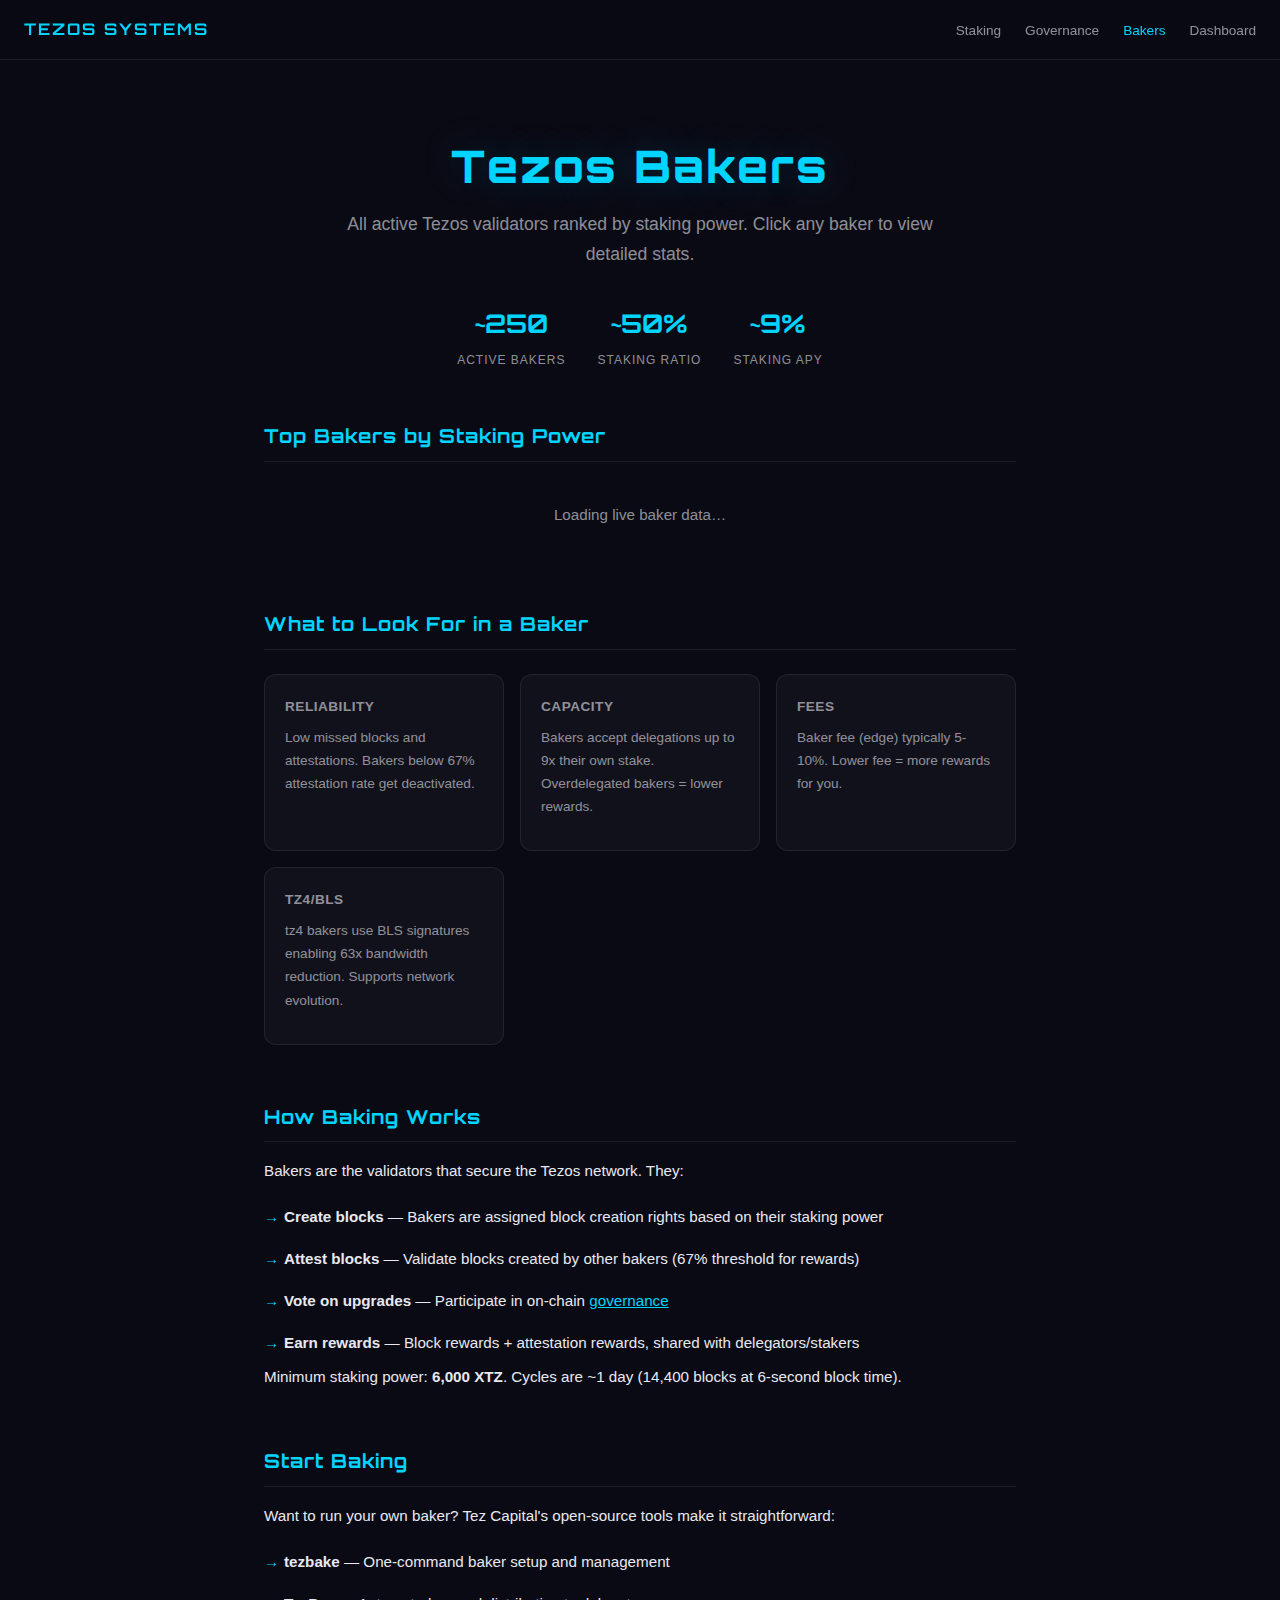
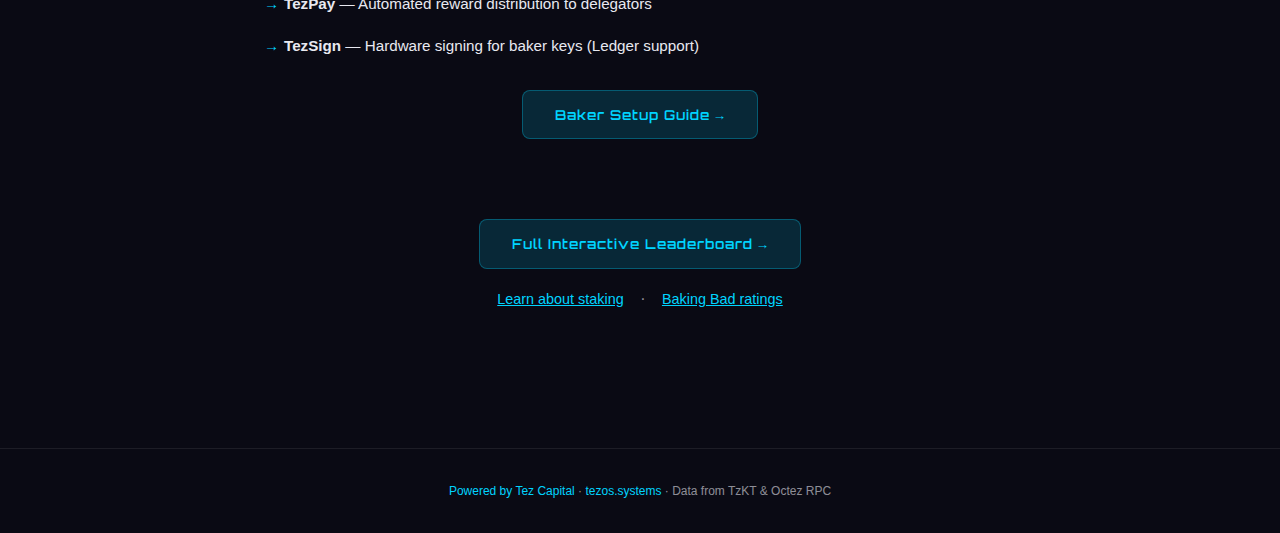
<file: bakers/index.html>
<!DOCTYPE html>
<html lang="en">
<head>
    <meta charset="UTF-8">
    <meta name="viewport" content="width=device-width, initial-scale=1.0">
    <title>Tezos Bakers — Live Baker Directory & Leaderboard | Choose a Validator</title>
    <meta name="description" content="Browse all active Tezos bakers (validators) ranked by staking power. Compare capacity, delegators, and tz4 status. Find the best baker for your XTZ delegation.">
    <meta name="keywords" content="Tezos bakers, Tezos validators, baker directory, delegation, staking power, baker leaderboard, choose baker, XTZ baking">
    <link rel="canonical" href="https://tezos.systems/bakers">

    <meta property="og:type" content="website">
    <meta property="og:url" content="https://tezos.systems/bakers">
    <meta property="og:title" content="Tezos Bakers — Live Baker Directory">
    <meta property="og:description" content="Browse all active Tezos bakers ranked by staking power. Find the best baker for your XTZ delegation.">
    <meta property="og:image" content="https://tezos.systems/og-image.png">
    <meta name="twitter:card" content="summary_large_image">
    <meta name="twitter:title" content="Tezos Bakers — Live Baker Directory">
    <meta name="twitter:description" content="Browse all active Tezos bakers. Compare capacity, delegators, and reliability.">
    <meta name="twitter:image" content="https://tezos.systems/og-image.png">

    <link rel="icon" type="image/svg+xml" href="/favicon.svg">
    <link rel="preconnect" href="https://fonts.googleapis.com">
    <link rel="preconnect" href="https://fonts.gstatic.com" crossorigin>
    <link href="https://fonts.googleapis.com/css2?family=Orbitron:wght@400;700;800&display=swap" rel="stylesheet">
    <link rel="stylesheet" href="/css/landing.css">

    <script type="application/ld+json">
    {
        "@context": "https://schema.org",
        "@type": "Article",
        "headline": "Tezos Baker Directory — Choose a Validator",
        "description": "Live directory of all active Tezos bakers. Compare staking power, delegators, capacity, and tz4/BLS status.",
        "url": "https://tezos.systems/bakers",
        "publisher": {
            "@type": "Organization",
            "name": "Tez Capital",
            "url": "https://tez.capital"
        },
        "dateModified": "2026-02-26"
    }
    </script>
    <script type="application/ld+json">
    {
        "@context": "https://schema.org",
        "@type": "FAQPage",
        "mainEntity": [
            {
                "@type": "Question",
                "name": "What is a Tezos baker?",
                "acceptedAnswer": {
                    "@type": "Answer",
                    "text": "A baker is a Tezos validator that creates new blocks, validates transactions, and participates in governance voting. Bakers earn rewards for securing the network and can accept delegations from other XTZ holders."
                }
            },
            {
                "@type": "Question",
                "name": "How do I choose a Tezos baker?",
                "acceptedAnswer": {
                    "@type": "Answer",
                    "text": "Look for bakers with high reliability (low missed attestations), reasonable fees, available capacity, and active governance participation. tz4/BLS bakers help the network prepare for future optimizations."
                }
            },
            {
                "@type": "Question",
                "name": "How many Tezos bakers are there?",
                "acceptedAnswer": {
                    "@type": "Answer",
                    "text": "There are approximately 250 active bakers on Tezos. The minimum staking power to bake is 6,000 XTZ."
                }
            },
            {
                "@type": "Question",
                "name": "How do I become a Tezos baker?",
                "acceptedAnswer": {
                    "@type": "Answer",
                    "text": "You need at least 6,000 XTZ and a server running the Tezos node software. Tools like tezbake from Tez Capital make setup straightforward. Visit docs.tez.capital for a step-by-step guide."
                }
            }
        ]
    }
    </script>
</head>
<body>
    <nav class="landing-nav">
        <a href="/" class="landing-nav-logo">TEZOS SYSTEMS</a>
        <ul class="landing-nav-links">
            <li><a href="/staking">Staking</a></li>
            <li><a href="/governance">Governance</a></li>
            <li><a href="/bakers" class="active">Bakers</a></li>
            <li><a href="/">Dashboard</a></li>
        </ul>
    </nav>

    <header class="landing-hero">
        <h1>Tezos Bakers</h1>
        <p class="subtitle">All active Tezos validators ranked by staking power. Click any baker to view detailed stats.</p>

        <div class="live-stats-row">
            <div class="live-stat">
                <span class="live-stat-value" data-live="total-bakers">~250</span>
                <span class="live-stat-label">Active Bakers</span>
            </div>
            <div class="live-stat">
                <span class="live-stat-value" data-live="staking-ratio">~50%</span>
                <span class="live-stat-label">Staking Ratio</span>
            </div>
            <div class="live-stat">
                <span class="live-stat-value" data-live="staking-apy">~9%</span>
                <span class="live-stat-label">Staking APY</span>
            </div>
        </div>
    </header>

    <main class="landing-content">
        <section class="landing-section">
            <h2>Top Bakers by Staking Power</h2>
            <div id="top-bakers-list">
                <p style="color:var(--text-dim); text-align:center; padding:24px;">Loading live baker data…</p>
            </div>
        </section>

        <section class="landing-section">
            <h2>What to Look For in a Baker</h2>
            <div class="landing-cards">
                <div class="landing-card">
                    <h3>Reliability</h3>
                    <p style="font-size:0.85rem; color:var(--text-dim); margin-top:6px;">Low missed blocks and attestations. Bakers below 67% attestation rate get deactivated.</p>
                </div>
                <div class="landing-card">
                    <h3>Capacity</h3>
                    <p style="font-size:0.85rem; color:var(--text-dim); margin-top:6px;">Bakers accept delegations up to 9x their own stake. Overdelegated bakers = lower rewards.</p>
                </div>
                <div class="landing-card">
                    <h3>Fees</h3>
                    <p style="font-size:0.85rem; color:var(--text-dim); margin-top:6px;">Baker fee (edge) typically 5-10%. Lower fee = more rewards for you.</p>
                </div>
                <div class="landing-card">
                    <h3>tz4/BLS</h3>
                    <p style="font-size:0.85rem; color:var(--text-dim); margin-top:6px;">tz4 bakers use BLS signatures enabling 63x bandwidth reduction. Supports network evolution.</p>
                </div>
            </div>
        </section>

        <section class="landing-section">
            <h2>How Baking Works</h2>
            <p>Bakers are the validators that secure the Tezos network. They:</p>
            <ul>
                <li><strong>Create blocks</strong> — Bakers are assigned block creation rights based on their staking power</li>
                <li><strong>Attest blocks</strong> — Validate blocks created by other bakers (67% threshold for rewards)</li>
                <li><strong>Vote on upgrades</strong> — Participate in on-chain <a href="/governance" style="color:var(--accent);">governance</a></li>
                <li><strong>Earn rewards</strong> — Block rewards + attestation rewards, shared with delegators/stakers</li>
            </ul>
            <p>Minimum staking power: <strong>6,000 XTZ</strong>. Cycles are ~1 day (14,400 blocks at 6-second block time).</p>
        </section>

        <section class="landing-section">
            <h2>Start Baking</h2>
            <p>Want to run your own baker? Tez Capital's open-source tools make it straightforward:</p>
            <ul>
                <li><strong>tezbake</strong> — One-command baker setup and management</li>
                <li><strong>TezPay</strong> — Automated reward distribution to delegators</li>
                <li><strong>TezSign</strong> — Hardware signing for baker keys (Ledger support)</li>
            </ul>
            <div style="text-align:center; margin-top:24px;">
                <a href="https://docs.tez.capital" class="landing-btn">Baker Setup Guide →</a>
            </div>
        </section>

        <section class="landing-section" style="text-align:center; padding-top:24px;">
            <a href="/#leaderboard" class="landing-btn">Full Interactive Leaderboard →</a>
            <div style="margin-top:16px;">
                <a href="/staking" style="color:var(--accent); font-size:0.9rem;">Learn about staking</a>
                <span style="color:var(--text-dim); margin:0 12px;">·</span>
                <a href="https://bakingbad.dev" style="color:var(--accent); font-size:0.9rem;">Baking Bad ratings</a>
            </div>
        </section>
    </main>

    <footer class="landing-footer">
        <a href="https://tez.capital">Powered by Tez Capital</a> · <a href="/">tezos.systems</a> · Data from TzKT &amp; Octez RPC
    </footer>

    <script type="module">
        import { loadBakerData, loadStakingData } from '/js/landing/live-data.js';
        loadBakerData();
        loadStakingData();
    </script>
</body>
</html>
</file>
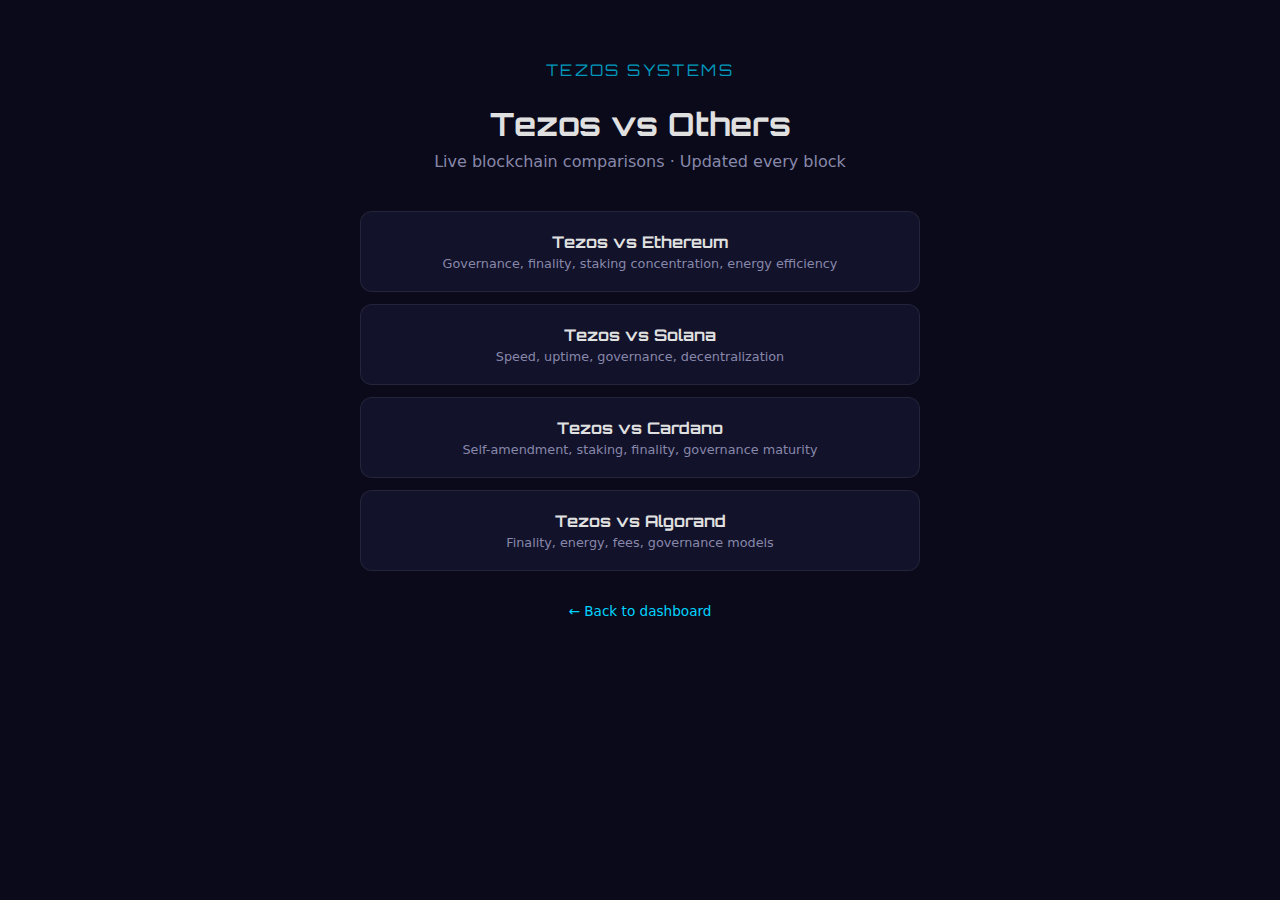
<file: compare/index.html>
<!DOCTYPE html>
<html lang="en">
<head>
    <meta charset="UTF-8">
    <meta name="viewport" content="width=device-width, initial-scale=1.0">
    <title>Tezos vs Other Blockchains — Live Comparisons | tezos.systems</title>
    <meta name="description" content="Compare Tezos against Ethereum, Solana, Cardano, and Algorand with live blockchain data. Side-by-side metrics updated every block.">
    <meta name="robots" content="index, follow">
    <link rel="canonical" href="https://tezos.systems/compare/">
    <meta property="og:title" content="Tezos vs Other Blockchains — Live Comparisons">
    <meta property="og:description" content="Compare Tezos against Ethereum, Solana, Cardano, and Algorand with live blockchain data.">
    <meta property="og:url" content="https://tezos.systems/compare/">
    <meta property="og:image" content="https://tezos.systems/og-image.png">
    <meta name="twitter:card" content="summary_large_image">
    <link rel="icon" href="/favicon.svg" type="image/svg+xml">
    <link href="https://fonts.googleapis.com/css2?family=Orbitron:wght@400;500;600;700;900&display=swap" rel="stylesheet">
    <style>
        :root { --bg:#0a0a1a; --bg-card:#12122a; --accent:#00d4ff; --text-primary:#e0e0e0; --text-secondary:#8888aa; --border:rgba(255,255,255,0.08); }
        * { margin:0; padding:0; box-sizing:border-box; }
        body { font-family:-apple-system,system-ui,sans-serif; background:var(--bg); color:var(--text-primary); min-height:100vh; }
        .wrap { max-width:600px; margin:0 auto; padding:60px 20px; text-align:center; }
        .brand a { font-family:'Orbitron',monospace; font-size:1rem; color:var(--accent); text-decoration:none; letter-spacing:.15em; opacity:.7; }
        .brand a:hover { opacity:1; }
        h1 { font-family:'Orbitron',monospace; font-size:clamp(1.4rem,4vw,2rem); margin:24px 0 8px; }
        .sub { color:var(--text-secondary); margin-bottom:40px; }
        .chains { display:grid; gap:12px; }
        .chain-link { display:block; padding:20px; background:var(--bg-card); border:1px solid var(--border); border-radius:12px; text-decoration:none; color:var(--text-primary); transition:all .2s; }
        .chain-link:hover { border-color:var(--accent); transform:translateY(-2px); box-shadow:0 8px 24px rgba(0,212,255,.1); }
        .chain-link h2 { font-family:'Orbitron',monospace; font-size:1rem; margin-bottom:4px; }
        .chain-link p { font-size:.8rem; color:var(--text-secondary); }
        .back { display:inline-block; margin-top:32px; color:var(--accent); text-decoration:none; font-size:.85rem; }
    </style>
</head>
<body>
    <div class="wrap">
        <div class="brand"><a href="/">TEZOS SYSTEMS</a></div>
        <h1>Tezos vs Others</h1>
        <p class="sub">Live blockchain comparisons · Updated every block</p>
        <div class="chains">
            <a href="/compare/tezos-vs-ethereum.html" class="chain-link">
                <h2>Tezos vs Ethereum</h2>
                <p>Governance, finality, staking concentration, energy efficiency</p>
            </a>
            <a href="/compare/tezos-vs-solana.html" class="chain-link">
                <h2>Tezos vs Solana</h2>
                <p>Speed, uptime, governance, decentralization</p>
            </a>
            <a href="/compare/tezos-vs-cardano.html" class="chain-link">
                <h2>Tezos vs Cardano</h2>
                <p>Self-amendment, staking, finality, governance maturity</p>
            </a>
            <a href="/compare/tezos-vs-algorand.html" class="chain-link">
                <h2>Tezos vs Algorand</h2>
                <p>Finality, energy, fees, governance models</p>
            </a>
        </div>
        <a href="/" class="back">← Back to dashboard</a>
    </div>
</body>
</html>
</file>
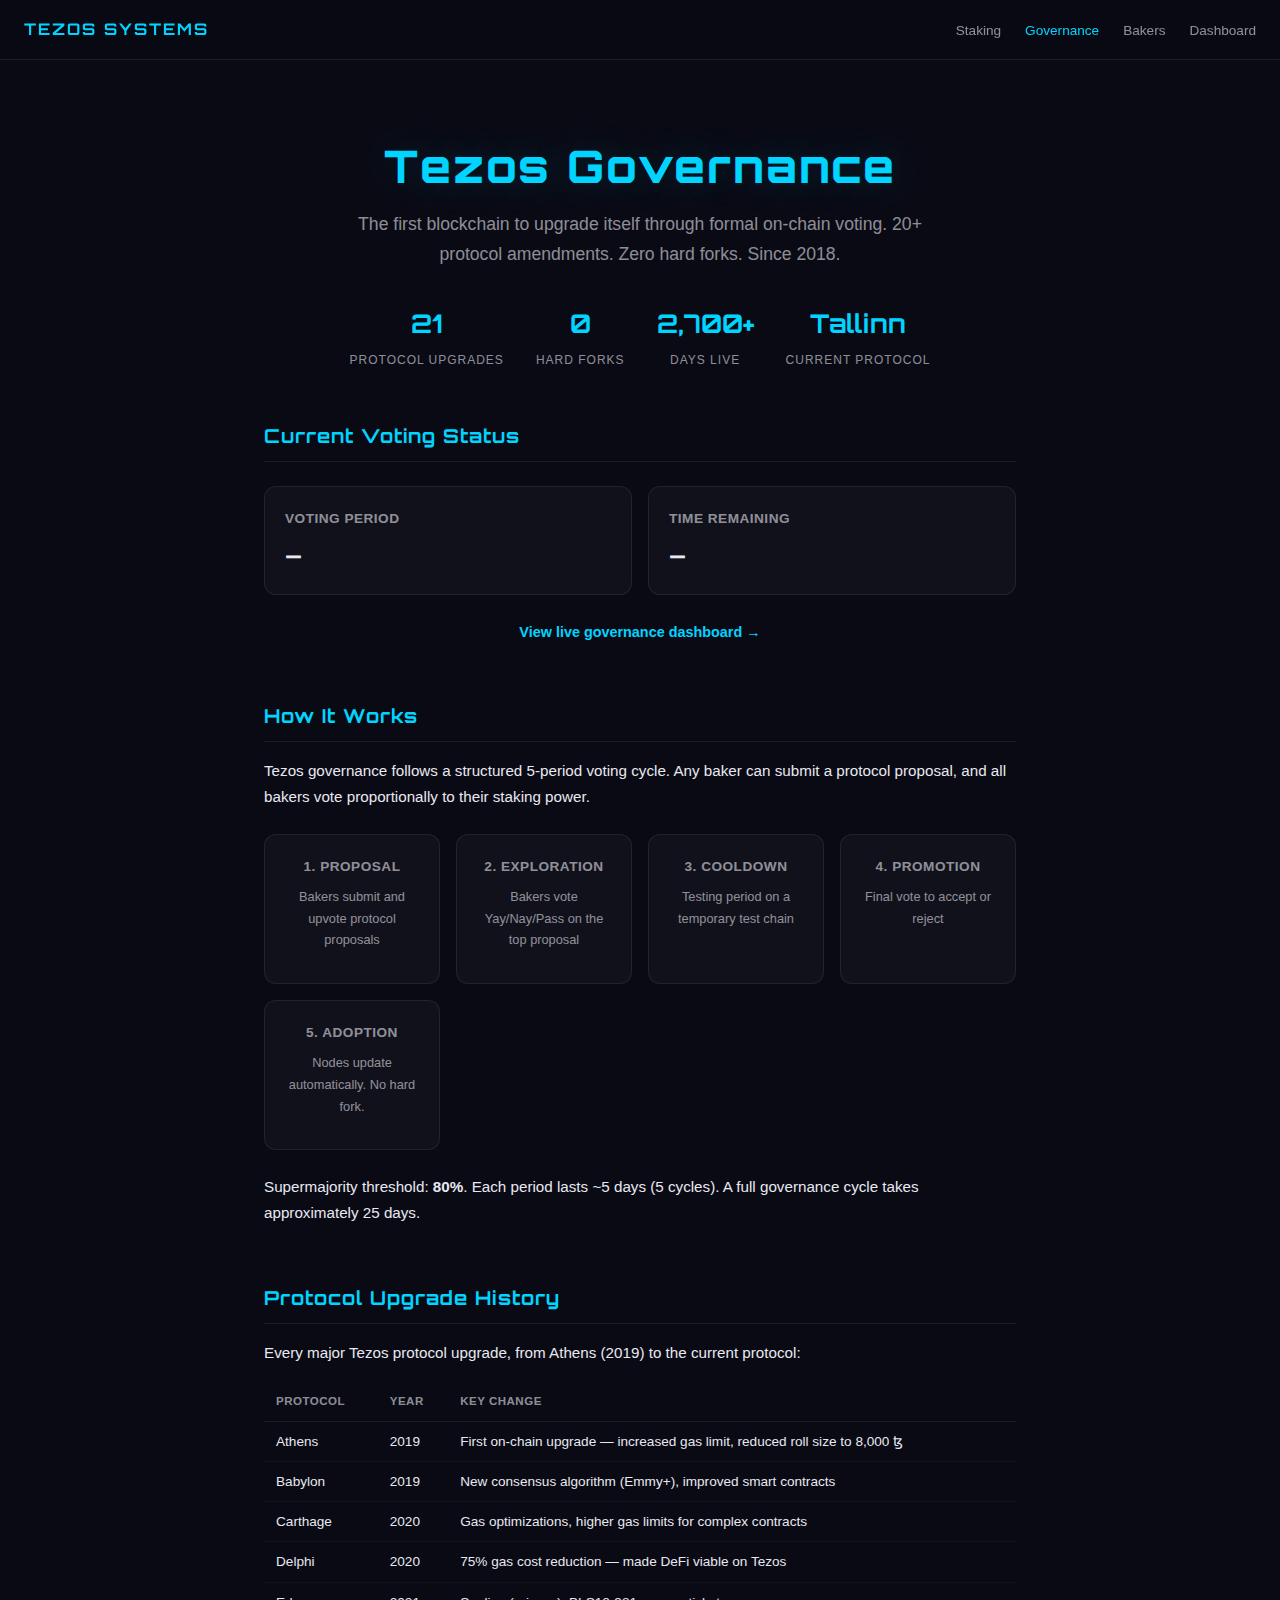
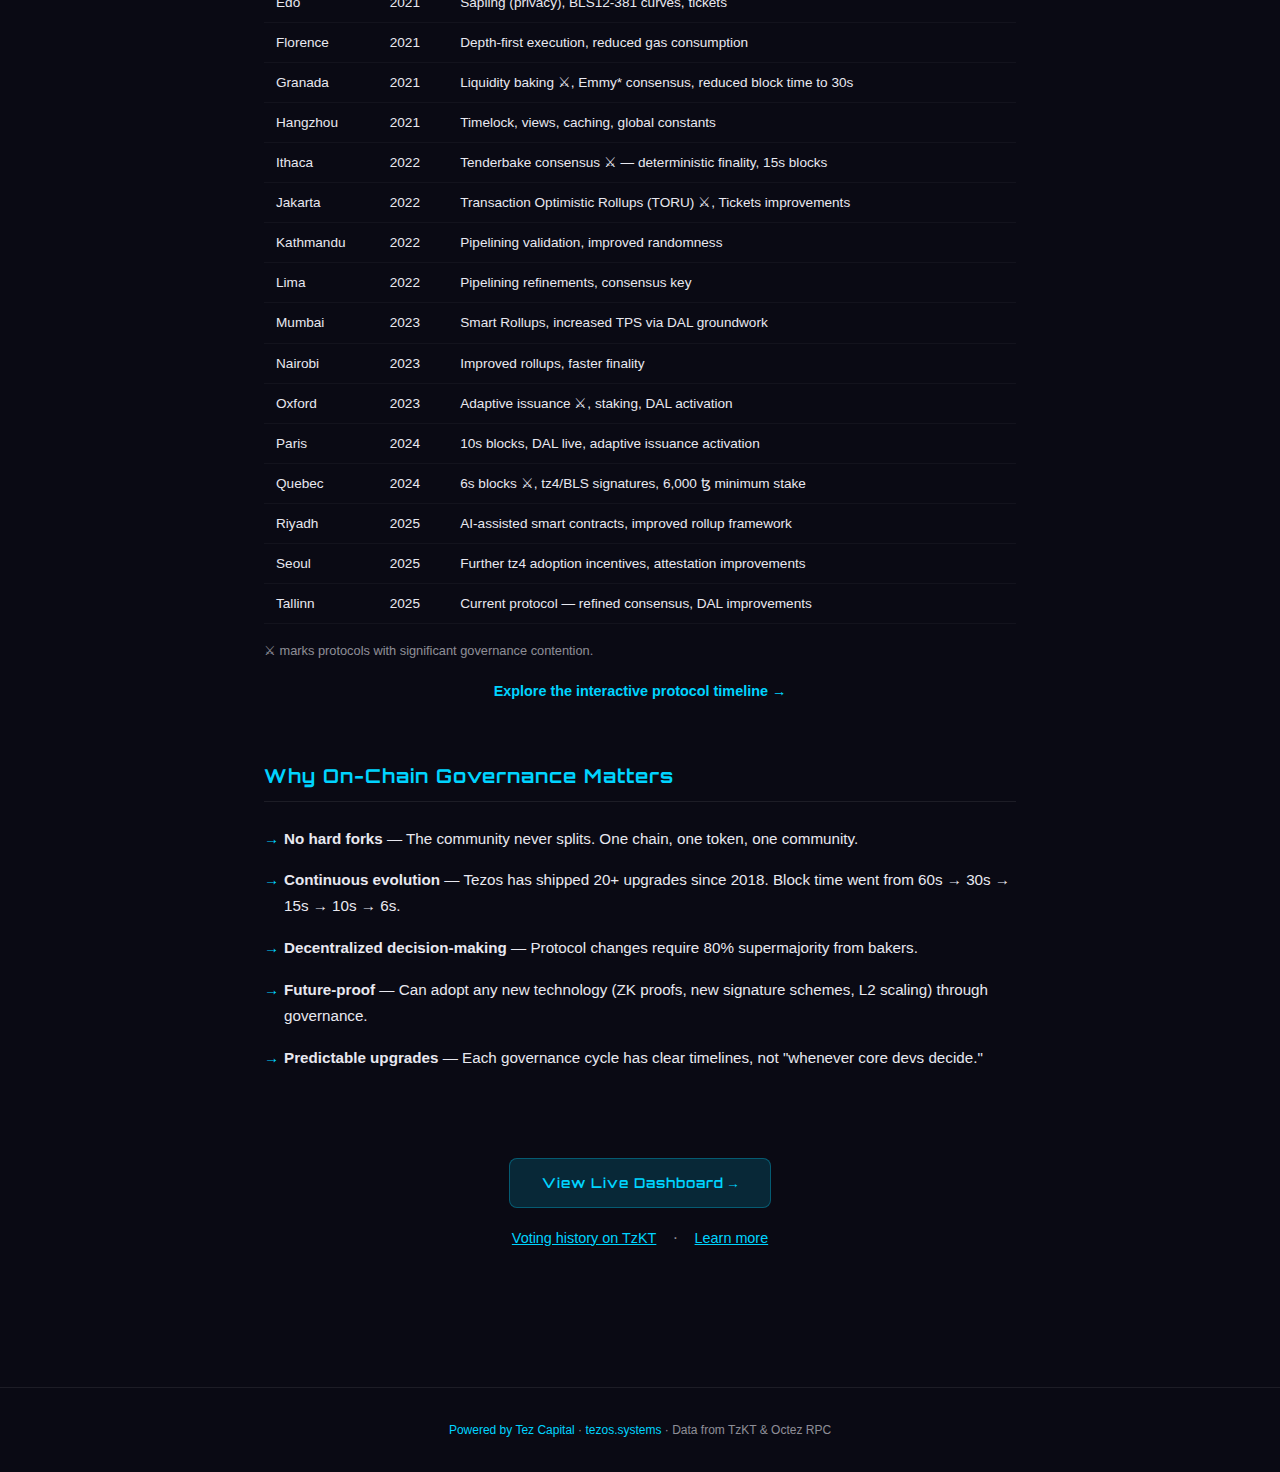
<file: governance/index.html>
<!DOCTYPE html>
<html lang="en">
<head>
    <meta charset="UTF-8">
    <meta name="viewport" content="width=device-width, initial-scale=1.0">
    <title>Tezos Governance — On-Chain Self-Amendment | Live Voting Status</title>
    <meta name="description" content="Tezos upgrades itself through on-chain governance. 20+ protocol amendments, zero hard forks since 2018. Track live voting periods, proposals, and participation.">
    <meta name="keywords" content="Tezos governance, on-chain governance, protocol upgrade, self-amending blockchain, Tezos voting, baker voting, protocol proposal">
    <link rel="canonical" href="https://tezos.systems/governance">

    <meta property="og:type" content="article">
    <meta property="og:url" content="https://tezos.systems/governance">
    <meta property="og:title" content="Tezos Governance — The Blockchain That Upgrades Itself">
    <meta property="og:description" content="20+ protocol amendments. Zero hard forks. Learn how Tezos on-chain governance works and track live voting.">
    <meta property="og:image" content="https://tezos.systems/og-image.png">
    <meta name="twitter:card" content="summary_large_image">
    <meta name="twitter:title" content="Tezos Governance — The Blockchain That Upgrades Itself">
    <meta name="twitter:description" content="20+ protocol amendments. Zero hard forks. How Tezos on-chain governance works.">
    <meta name="twitter:image" content="https://tezos.systems/og-image.png">

    <link rel="icon" type="image/svg+xml" href="/favicon.svg">
    <link rel="preconnect" href="https://fonts.googleapis.com">
    <link rel="preconnect" href="https://fonts.gstatic.com" crossorigin>
    <link href="https://fonts.googleapis.com/css2?family=Orbitron:wght@400;700;800&display=swap" rel="stylesheet">
    <link rel="stylesheet" href="/css/landing.css">

    <script type="application/ld+json">
    {
        "@context": "https://schema.org",
        "@type": "Article",
        "headline": "How Tezos On-Chain Governance Works",
        "description": "Tezos is the first blockchain to implement formal on-chain governance. Learn about the 5-period voting process, protocol upgrades, and why Tezos has never hard forked.",
        "url": "https://tezos.systems/governance",
        "publisher": {
            "@type": "Organization",
            "name": "Tez Capital",
            "url": "https://tez.capital"
        },
        "dateModified": "2026-02-26"
    }
    </script>
    <script type="application/ld+json">
    {
        "@context": "https://schema.org",
        "@type": "FAQPage",
        "mainEntity": [
            {
                "@type": "Question",
                "name": "How does Tezos governance work?",
                "acceptedAnswer": {
                    "@type": "Answer",
                    "text": "Tezos uses a formal on-chain governance process with 5 periods: Proposal, Exploration, Cooldown, Promotion, and Adoption. Bakers vote on protocol upgrades, and approved changes are automatically applied — no hard fork required."
                }
            },
            {
                "@type": "Question",
                "name": "Has Tezos ever hard forked?",
                "acceptedAnswer": {
                    "@type": "Answer",
                    "text": "No. Tezos has never hard forked since its mainnet launch in September 2018. All 20+ protocol upgrades have been applied through the on-chain governance process."
                }
            },
            {
                "@type": "Question",
                "name": "Who can vote on Tezos proposals?",
                "acceptedAnswer": {
                    "@type": "Answer",
                    "text": "Active bakers (validators) vote on proposals. Their voting power is proportional to their staking power. Delegators indirectly participate by choosing which baker to delegate to."
                }
            },
            {
                "@type": "Question",
                "name": "How long does a Tezos governance cycle take?",
                "acceptedAnswer": {
                    "@type": "Answer",
                    "text": "Each voting period lasts 5 cycles (~5 days on the current Tallinn protocol). A full governance cycle through all 5 periods takes approximately 25 days."
                }
            }
        ]
    }
    </script>
</head>
<body>
    <nav class="landing-nav">
        <a href="/" class="landing-nav-logo">TEZOS SYSTEMS</a>
        <ul class="landing-nav-links">
            <li><a href="/staking">Staking</a></li>
            <li><a href="/governance" class="active">Governance</a></li>
            <li><a href="/bakers">Bakers</a></li>
            <li><a href="/">Dashboard</a></li>
        </ul>
    </nav>

    <header class="landing-hero">
        <h1>Tezos Governance</h1>
        <p class="subtitle">The first blockchain to upgrade itself through formal on-chain voting. 20+ protocol amendments. Zero hard forks. Since 2018.</p>

        <div class="live-stats-row">
            <div class="live-stat">
                <span class="live-stat-value" data-live="protocol-count">21</span>
                <span class="live-stat-label">Protocol Upgrades</span>
            </div>
            <div class="live-stat">
                <span class="live-stat-value">0</span>
                <span class="live-stat-label">Hard Forks</span>
            </div>
            <div class="live-stat">
                <span class="live-stat-value" data-live="days-live">2,700+</span>
                <span class="live-stat-label">Days Live</span>
            </div>
            <div class="live-stat">
                <span class="live-stat-value" data-live="current-protocol">Tallinn</span>
                <span class="live-stat-label">Current Protocol</span>
            </div>
        </div>
    </header>

    <main class="landing-content">
        <section class="landing-section">
            <h2>Current Voting Status</h2>
            <div class="landing-cards">
                <div class="landing-card">
                    <h3>Voting Period</h3>
                    <div class="value" data-live="voting-period">—</div>
                </div>
                <div class="landing-card">
                    <h3>Time Remaining</h3>
                    <div class="value" data-live="voting-time-left">—</div>
                </div>
            </div>
            <p class="landing-cta"><a href="/#section=governance">View live governance dashboard →</a></p>
        </section>

        <section class="landing-section">
            <h2>How It Works</h2>
            <p>Tezos governance follows a structured 5-period voting cycle. Any baker can submit a protocol proposal, and all bakers vote proportionally to their staking power.</p>

            <div class="landing-cards" style="grid-template-columns: repeat(auto-fit, minmax(140px, 1fr));">
                <div class="landing-card" style="text-align:center;">
                    <h3>1. Proposal</h3>
                    <p style="font-size:0.8rem; color:var(--text-dim); margin-top:6px;">Bakers submit and upvote protocol proposals</p>
                </div>
                <div class="landing-card" style="text-align:center;">
                    <h3>2. Exploration</h3>
                    <p style="font-size:0.8rem; color:var(--text-dim); margin-top:6px;">Bakers vote Yay/Nay/Pass on the top proposal</p>
                </div>
                <div class="landing-card" style="text-align:center;">
                    <h3>3. Cooldown</h3>
                    <p style="font-size:0.8rem; color:var(--text-dim); margin-top:6px;">Testing period on a temporary test chain</p>
                </div>
                <div class="landing-card" style="text-align:center;">
                    <h3>4. Promotion</h3>
                    <p style="font-size:0.8rem; color:var(--text-dim); margin-top:6px;">Final vote to accept or reject</p>
                </div>
                <div class="landing-card" style="text-align:center;">
                    <h3>5. Adoption</h3>
                    <p style="font-size:0.8rem; color:var(--text-dim); margin-top:6px;">Nodes update automatically. No hard fork.</p>
                </div>
            </div>

            <p>Supermajority threshold: <strong>80%</strong>. Each period lasts ~5 days (5 cycles). A full governance cycle takes approximately 25 days.</p>
        </section>

        <section class="landing-section">
            <h2>Protocol Upgrade History</h2>
            <p>Every major Tezos protocol upgrade, from Athens (2019) to the current protocol:</p>
            <table class="landing-table">
                <thead>
                    <tr><th>Protocol</th><th>Year</th><th>Key Change</th></tr>
                </thead>
                <tbody>
                    <tr><td>Athens</td><td>2019</td><td>First on-chain upgrade — increased gas limit, reduced roll size to 8,000 ꜩ</td></tr>
                    <tr><td>Babylon</td><td>2019</td><td>New consensus algorithm (Emmy+), improved smart contracts</td></tr>
                    <tr><td>Carthage</td><td>2020</td><td>Gas optimizations, higher gas limits for complex contracts</td></tr>
                    <tr><td>Delphi</td><td>2020</td><td>75% gas cost reduction — made DeFi viable on Tezos</td></tr>
                    <tr><td>Edo</td><td>2021</td><td>Sapling (privacy), BLS12-381 curves, tickets</td></tr>
                    <tr><td>Florence</td><td>2021</td><td>Depth-first execution, reduced gas consumption</td></tr>
                    <tr><td>Granada</td><td>2021</td><td>Liquidity baking ⚔, Emmy* consensus, reduced block time to 30s</td></tr>
                    <tr><td>Hangzhou</td><td>2021</td><td>Timelock, views, caching, global constants</td></tr>
                    <tr><td>Ithaca</td><td>2022</td><td>Tenderbake consensus ⚔ — deterministic finality, 15s blocks</td></tr>
                    <tr><td>Jakarta</td><td>2022</td><td>Transaction Optimistic Rollups (TORU) ⚔, Tickets improvements</td></tr>
                    <tr><td>Kathmandu</td><td>2022</td><td>Pipelining validation, improved randomness</td></tr>
                    <tr><td>Lima</td><td>2022</td><td>Pipelining refinements, consensus key</td></tr>
                    <tr><td>Mumbai</td><td>2023</td><td>Smart Rollups, increased TPS via DAL groundwork</td></tr>
                    <tr><td>Nairobi</td><td>2023</td><td>Improved rollups, faster finality</td></tr>
                    <tr><td>Oxford</td><td>2023</td><td>Adaptive issuance ⚔, staking, DAL activation</td></tr>
                    <tr><td>Paris</td><td>2024</td><td>10s blocks, DAL live, adaptive issuance activation</td></tr>
                    <tr><td>Quebec</td><td>2024</td><td>6s blocks ⚔, tz4/BLS signatures, 6,000 ꜩ minimum stake</td></tr>
                    <tr><td>Riyadh</td><td>2025</td><td>AI-assisted smart contracts, improved rollup framework</td></tr>
                    <tr><td>Seoul</td><td>2025</td><td>Further tz4 adoption incentives, attestation improvements</td></tr>
                    <tr><td>Tallinn</td><td>2025</td><td>Current protocol — refined consensus, DAL improvements</td></tr>
                </tbody>
            </table>
            <p style="font-size:0.8rem; color:var(--text-dim);">⚔ marks protocols with significant governance contention.</p>
            <p class="landing-cta"><a href="/">Explore the interactive protocol timeline →</a></p>
        </section>

        <section class="landing-section">
            <h2>Why On-Chain Governance Matters</h2>
            <ul>
                <li><strong>No hard forks</strong> — The community never splits. One chain, one token, one community.</li>
                <li><strong>Continuous evolution</strong> — Tezos has shipped 20+ upgrades since 2018. Block time went from 60s → 30s → 15s → 10s → 6s.</li>
                <li><strong>Decentralized decision-making</strong> — Protocol changes require 80% supermajority from bakers.</li>
                <li><strong>Future-proof</strong> — Can adopt any new technology (ZK proofs, new signature schemes, L2 scaling) through governance.</li>
                <li><strong>Predictable upgrades</strong> — Each governance cycle has clear timelines, not "whenever core devs decide."</li>
            </ul>
        </section>

        <section class="landing-section" style="text-align:center; padding-top:24px;">
            <a href="/" class="landing-btn">View Live Dashboard →</a>
            <div style="margin-top:16px;">
                <a href="https://tzkt.io/governance" style="color:var(--accent); font-size:0.9rem;">Voting history on TzKT</a>
                <span style="color:var(--text-dim); margin:0 12px;">·</span>
                <a href="https://opentezos.com/tezos-basics/governance-on-chain/" style="color:var(--accent); font-size:0.9rem;">Learn more</a>
            </div>
        </section>
    </main>

    <footer class="landing-footer">
        <a href="https://tez.capital">Powered by Tez Capital</a> · <a href="/">tezos.systems</a> · Data from TzKT &amp; Octez RPC
    </footer>

    <script type="module">
        import { loadGovernanceData, loadBakerData } from '/js/landing/live-data.js';
        loadGovernanceData();
        loadBakerData();
    </script>
</body>
</html>
</file>
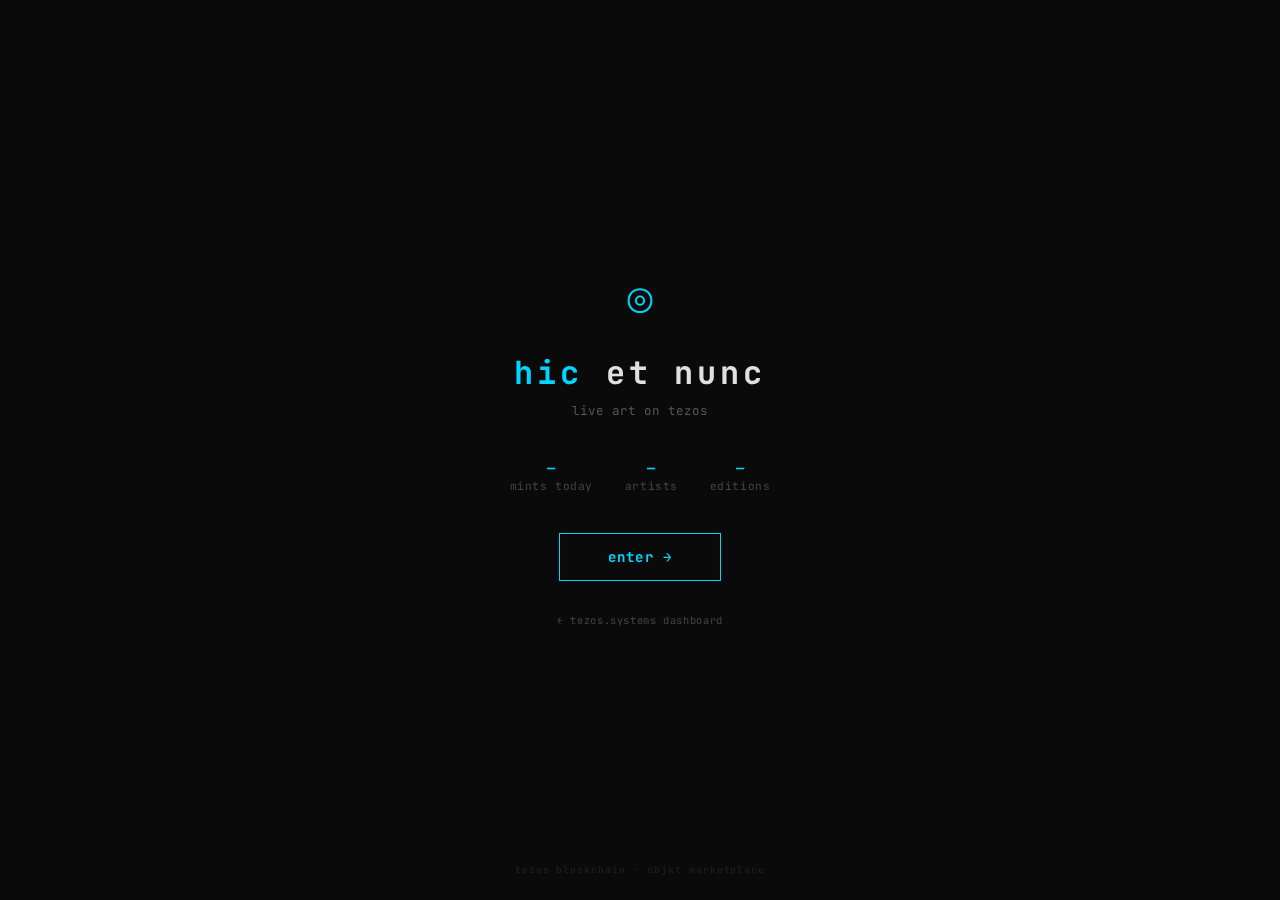
<file: hen/index.html>
<!DOCTYPE html>
<html lang="en">
<head>
    <meta charset="UTF-8">
    <meta name="viewport" content="width=device-width, initial-scale=1.0">
    <title>hic et nunc — live Tezos art</title>
    <meta name="description" content="Live feed of freshly minted art on Tezos. Discover, explore, collect.">
    <meta property="og:title" content="hic et nunc — live Tezos art">
    <meta property="og:description" content="Real-time feed of new art being minted on the Tezos blockchain.">
    <meta property="og:type" content="website">
    <link rel="icon" href="/favicon.svg">
    <link rel="preconnect" href="https://fonts.googleapis.com">
    <link href="https://fonts.googleapis.com/css2?family=JetBrains+Mono:wght@400;600;700&display=swap" rel="stylesheet">
    <style>
        * { margin: 0; padding: 0; box-sizing: border-box; }
        body {
            background: #0a0a0a;
            color: #e0e0e0;
            font-family: 'JetBrains Mono', monospace;
            min-height: 100vh;
            display: flex;
            flex-direction: column;
            align-items: center;
            justify-content: center;
            overflow: hidden;
        }

        .container {
            text-align: center;
            max-width: 480px;
            padding: 0 24px;
        }

        /* Icon */
        .hen-icon {
            font-size: 2.5rem;
            color: #00d4ff;
            margin-bottom: 24px;
            animation: pulse 2.5s ease-in-out infinite;
        }
        @keyframes pulse {
            0%, 100% { opacity: 0.6; }
            50% { opacity: 1; }
        }

        /* Title */
        h1 {
            font-size: 2rem;
            font-weight: 700;
            letter-spacing: 0.12em;
            margin-bottom: 8px;
            color: #e0e0e0;
        }
        h1 span { color: #00d4ff; }

        .tagline {
            font-size: 0.78rem;
            color: #555;
            letter-spacing: 0.08em;
            margin-bottom: 40px;
        }

        /* Stats row */
        .stats {
            display: flex;
            justify-content: center;
            gap: 32px;
            margin-bottom: 40px;
            font-size: 0.7rem;
            color: #444;
            letter-spacing: 0.05em;
        }
        .stat-val {
            color: #00d4ff;
            font-weight: 700;
            font-size: 0.85rem;
            display: block;
            margin-bottom: 2px;
        }

        /* Enter button */
        .enter {
            display: inline-block;
            padding: 14px 48px;
            border: 1px solid #00d4ff;
            background: transparent;
            color: #00d4ff;
            font-family: 'JetBrains Mono', monospace;
            font-size: 0.88rem;
            font-weight: 700;
            letter-spacing: 0.08em;
            text-decoration: none;
            cursor: pointer;
            transition: all 0.25s;
        }
        .enter:hover {
            background: #00d4ff;
            color: #0a0a0a;
            box-shadow: 0 0 40px rgba(0,212,255,0.2);
        }

        /* Subtle link back */
        .back {
            margin-top: 32px;
            font-size: 0.65rem;
            color: #333;
            letter-spacing: 0.06em;
        }
        .back a {
            color: #444;
            text-decoration: none;
            transition: color 0.2s;
        }
        .back a:hover { color: #00d4ff; }

        /* Floating dots background */
        .bg-dot {
            position: fixed;
            width: 2px;
            height: 2px;
            background: #00d4ff;
            border-radius: 50%;
            opacity: 0;
            animation: drift 8s linear infinite;
        }
        @keyframes drift {
            0% { opacity: 0; transform: translateY(100vh); }
            10% { opacity: 0.3; }
            90% { opacity: 0.3; }
            100% { opacity: 0; transform: translateY(-20px); }
        }

        /* Boot text */
        .boot-hint {
            position: fixed;
            bottom: 24px;
            font-size: 0.6rem;
            color: #222;
            letter-spacing: 0.1em;
        }
    </style>
</head>
<body>
    <!-- Floating background dots -->
    <script>
        for (var i = 0; i < 20; i++) {
            var dot = document.createElement('div');
            dot.className = 'bg-dot';
            dot.style.left = Math.random() * 100 + '%';
            dot.style.animationDelay = Math.random() * 8 + 's';
            dot.style.animationDuration = (6 + Math.random() * 6) + 's';
            document.body.appendChild(dot);
        }
    </script>

    <div class="container">
        <div class="hen-icon">◎</div>
        <h1><span>hic</span> et nunc</h1>
        <p class="tagline">live art on tezos</p>

        <div class="stats">
            <div><span class="stat-val" id="s-mints">—</span>mints today</div>
            <div><span class="stat-val" id="s-artists">—</span>artists</div>
            <div><span class="stat-val" id="s-editions">—</span>editions</div>
        </div>

        <a href="/?hen=1" class="enter" id="enter-hen">enter →</a>

        <div class="back">
            <a href="/">← tezos.systems dashboard</a>
        </div>
    </div>

    <div class="boot-hint">tezos blockchain · objkt marketplace</div>
    <div id="bg-art" style="position:fixed;inset:0;z-index:-1;opacity:0;transition:opacity 3s;background-size:cover;background-position:center;filter:blur(20px) brightness(0.3);"></div>

    <script>
        // Save theme so main page doesn't redirect to landing
        if (!localStorage.getItem('tezos-systems-theme')) {
            localStorage.setItem('tezos-systems-theme', 'matrix');
        }

        // Quick stats from Objkt
        (function() {
            var since = new Date(Date.now() - 86400000).toISOString();
            var q = '{ token(where: {timestamp: {_gte: "' + since + '"}, fa: {collection_type: {_eq: "artist"}}, display_uri: {_like: "ipfs://%"}}, limit: 200, order_by: {timestamp: desc}) { supply creators { creator_address } } }';
            fetch('https://data.objkt.com/v3/graphql', {
                method: 'POST',
                headers: { 'Content-Type': 'application/json' },
                body: JSON.stringify({ query: q })
            }).then(function(r) { return r.json(); }).then(function(d) {
                var tokens = (d && d.data && d.data.token) || [];
                if (tokens.length > 0) {
                    document.getElementById('s-mints').textContent = tokens.length + (tokens.length >= 200 ? '+' : '');
                    var artists = {};
                    tokens.forEach(function(t) {
                        var addr = t.creators && t.creators[0] && t.creators[0].creator_address;
                        if (addr) artists[addr] = true;
                    });
                    document.getElementById('s-artists').textContent = Object.keys(artists).length;
                    var editions = 0;
                    tokens.forEach(function(t) { editions += parseInt(t.supply) || 0; });
                    document.getElementById('s-editions').textContent = editions > 999 ? Math.round(editions/1000) + 'k' : editions;
                }
            }).catch(function(e) { console.warn('HEN stats:', e); });
        })();

        // Background art rotator
        (function() {
            var bgEl = document.getElementById('bg-art');
            fetch('https://data.objkt.com/v3/graphql', {
                method: 'POST',
                headers: { 'Content-Type': 'application/json' },
                body: JSON.stringify({ query: '{ token(where: {display_uri: {_like: "ipfs://%"}, fa: {collection_type: {_eq: "artist"}}, mime: {_like: "image/%"}}, limit: 10, order_by: {timestamp: desc}) { thumbnail_uri } }' })
            }).then(function(r) { return r.json(); }).then(function(d) {
                var tokens = (d && d.data && d.data.token) || [];
                if (tokens.length === 0) return;
                var idx = 0;
                function show() {
                    var uri = tokens[idx].thumbnail_uri || '';
                    if (uri.indexOf('ipfs://') === 0) uri = 'https://ipfs.io/ipfs/' + uri.slice(7);
                    bgEl.style.opacity = '0';
                    setTimeout(function() {
                        bgEl.style.backgroundImage = 'url(' + uri + ')';
                        bgEl.style.opacity = '0.06';
                    }, 3000);
                    idx = (idx + 1) % tokens.length;
                }
                show();
                setInterval(show, 10000);
            }).catch(function() {});
        })();
    </script>
</body>
</html>
</file>
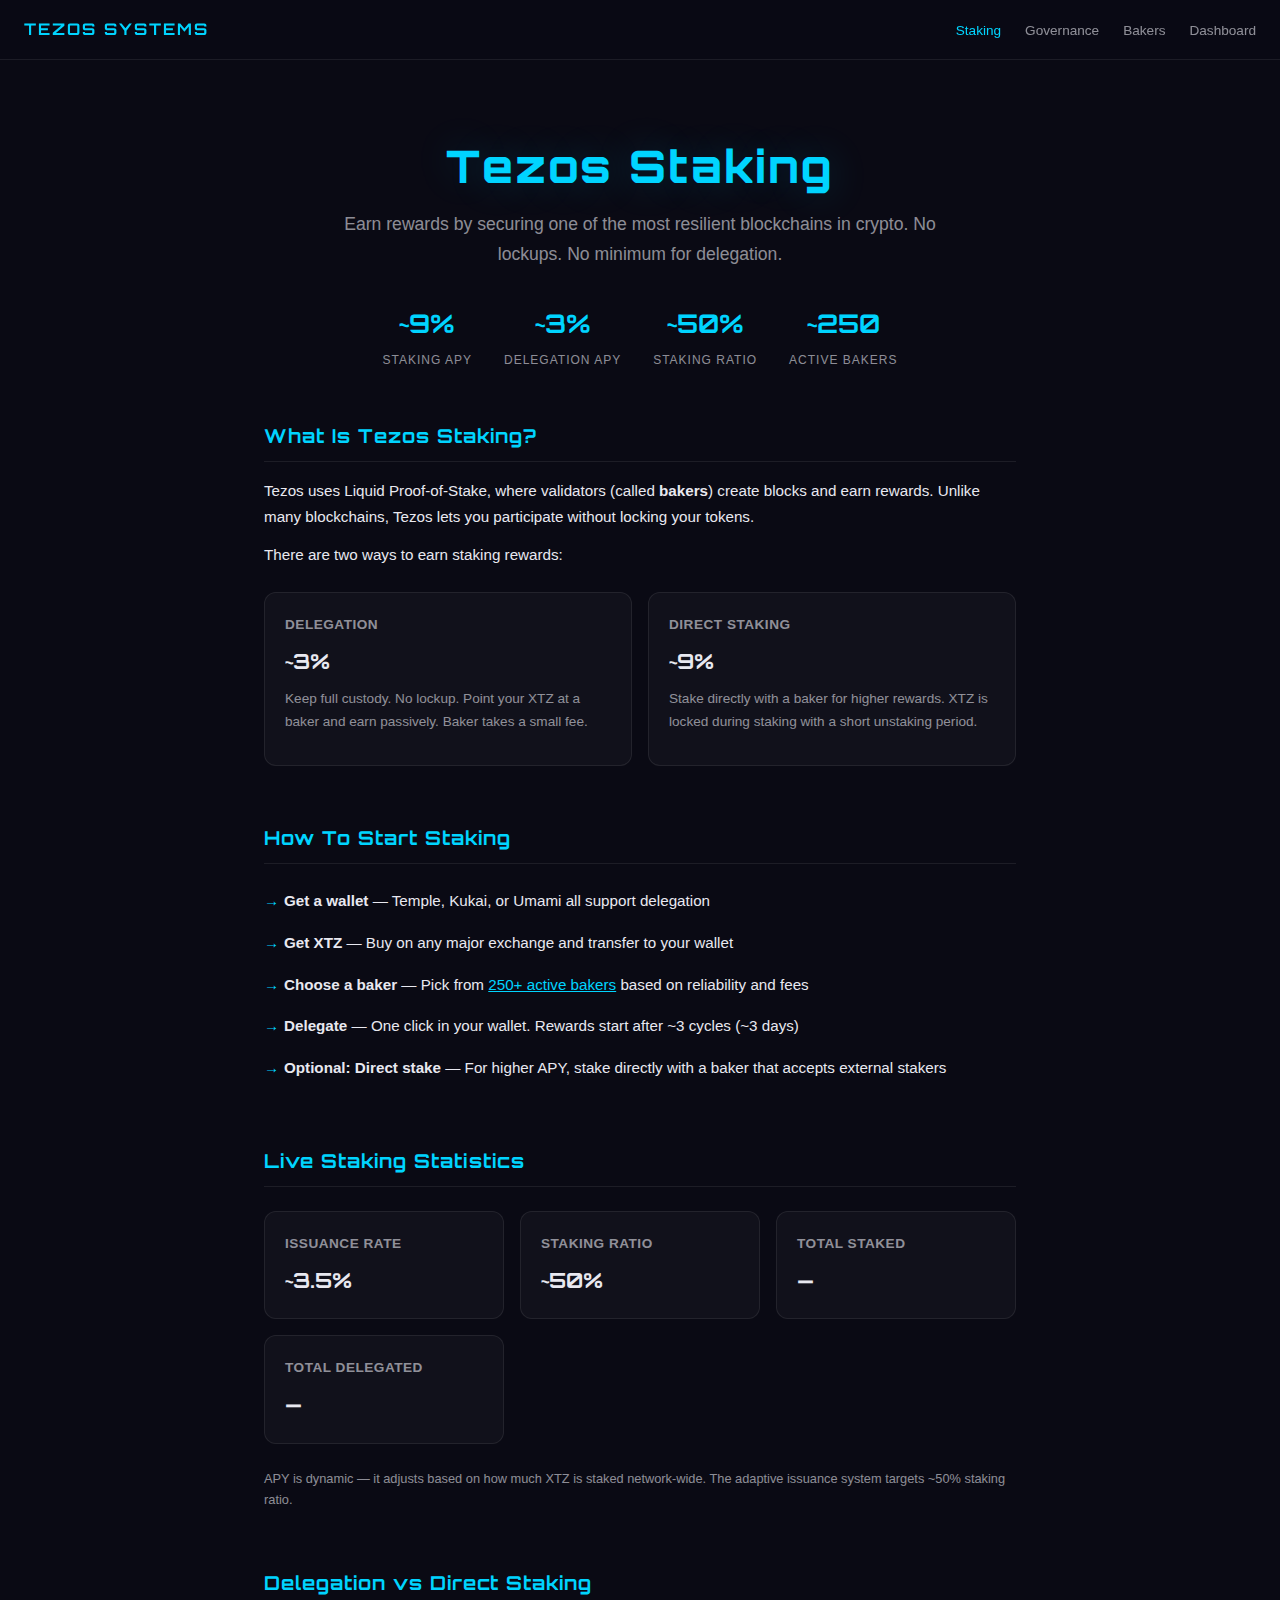
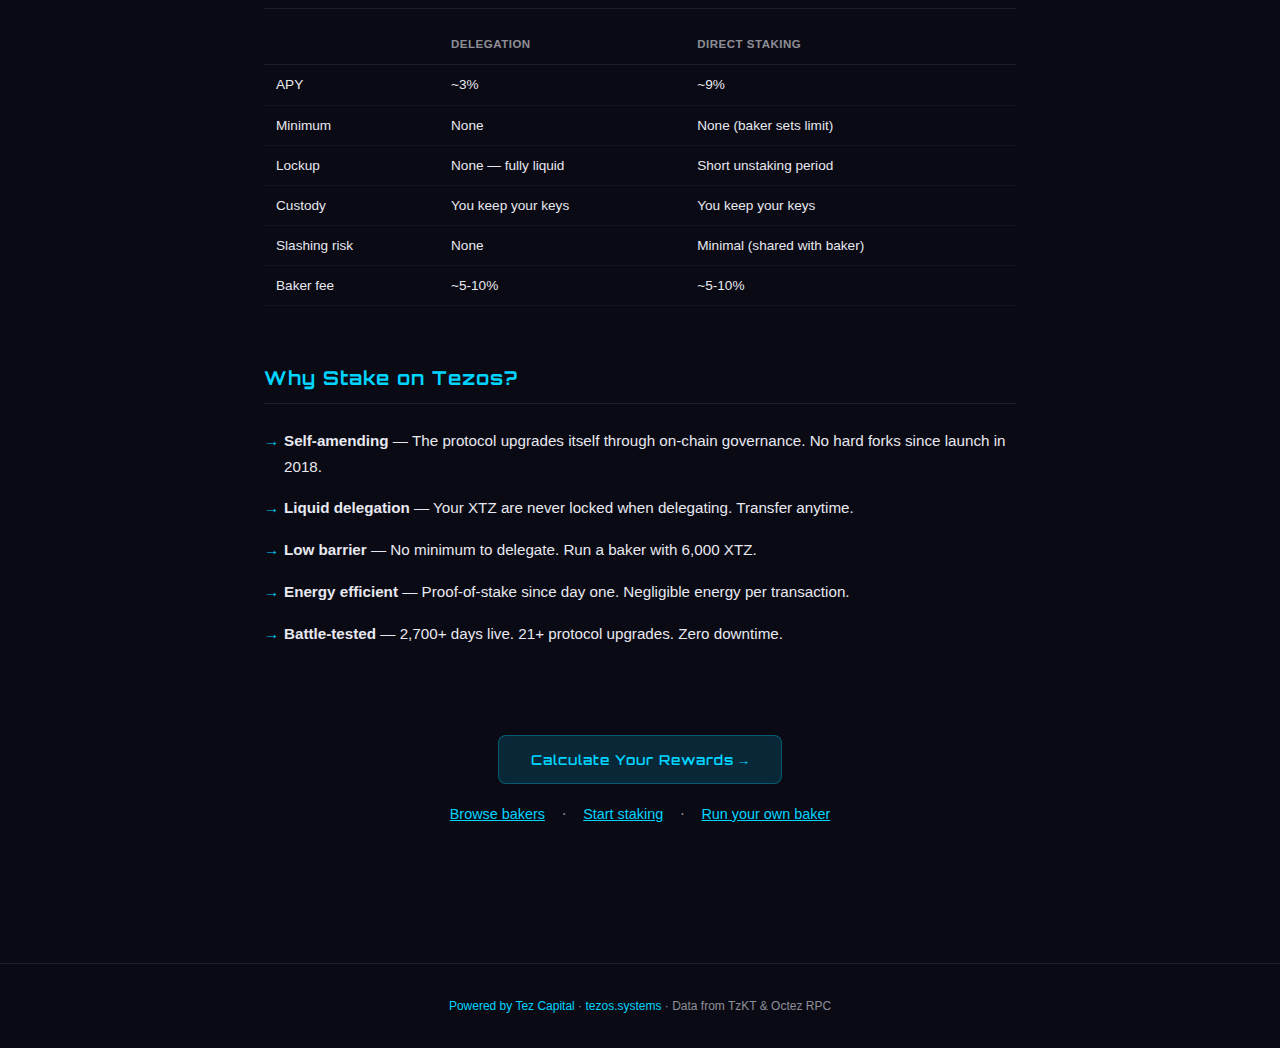
<file: staking/index.html>
<!DOCTYPE html>
<html lang="en">
<head>
    <meta charset="UTF-8">
    <meta name="viewport" content="width=device-width, initial-scale=1.0">
    <title>Tezos Staking — Earn Rewards with XTZ | Live APY & Stats</title>
    <meta name="description" content="Stake XTZ and earn ~9% APY. Learn how Tezos staking works, compare delegation vs direct staking, and track live staking statistics. No lockups required.">
    <meta name="keywords" content="Tezos staking, XTZ staking, Tezos APY, delegation, baking, proof of stake rewards, liquid staking, Tezos yield">
    <link rel="canonical" href="https://tezos.systems/staking">

    <meta property="og:type" content="article">
    <meta property="og:url" content="https://tezos.systems/staking">
    <meta property="og:title" content="Tezos Staking — Earn ~9% APY with XTZ">
    <meta property="og:description" content="Learn how Tezos staking works. Compare delegation vs direct staking. Live APY and staking stats updated in real time.">
    <meta property="og:image" content="https://tezos.systems/og-image.png">
    <meta name="twitter:card" content="summary_large_image">
    <meta name="twitter:title" content="Tezos Staking — Earn ~9% APY with XTZ">
    <meta name="twitter:description" content="Learn how Tezos staking works. Compare delegation vs direct staking. Live APY and staking stats.">
    <meta name="twitter:image" content="https://tezos.systems/og-image.png">

    <link rel="icon" type="image/svg+xml" href="/favicon.svg">
    <link rel="preconnect" href="https://fonts.googleapis.com">
    <link rel="preconnect" href="https://fonts.gstatic.com" crossorigin>
    <link href="https://fonts.googleapis.com/css2?family=Orbitron:wght@400;700;800&display=swap" rel="stylesheet">
    <link rel="stylesheet" href="/css/landing.css">

    <script type="application/ld+json">
    {
        "@context": "https://schema.org",
        "@type": "Article",
        "headline": "How Tezos Staking Works — Earn Rewards with XTZ",
        "description": "A complete guide to staking XTZ on Tezos. Learn about delegation, direct staking, APY rates, and how to get started.",
        "url": "https://tezos.systems/staking",
        "publisher": {
            "@type": "Organization",
            "name": "Tez Capital",
            "url": "https://tez.capital"
        },
        "dateModified": "2026-02-26"
    }
    </script>
    <script type="application/ld+json">
    {
        "@context": "https://schema.org",
        "@type": "FAQPage",
        "mainEntity": [
            {
                "@type": "Question",
                "name": "What is Tezos staking?",
                "acceptedAnswer": {
                    "@type": "Answer",
                    "text": "Tezos staking (called 'baking') lets you earn rewards by helping secure the network. You can delegate your XTZ to a baker or stake directly. No lockup is required for delegation."
                }
            },
            {
                "@type": "Question",
                "name": "How much APY can I earn staking Tezos?",
                "acceptedAnswer": {
                    "@type": "Answer",
                    "text": "Direct stakers currently earn approximately 8-10% APY. Delegators earn approximately 3-4% APY after baker fees. Rates are dynamic and adjust based on network participation."
                }
            },
            {
                "@type": "Question",
                "name": "Is there a minimum amount to stake Tezos?",
                "acceptedAnswer": {
                    "@type": "Answer",
                    "text": "There is no minimum to delegate XTZ. To run your own baker (validator), you need a minimum staking power of 6,000 XTZ."
                }
            },
            {
                "@type": "Question",
                "name": "Are my XTZ locked when staking?",
                "acceptedAnswer": {
                    "@type": "Answer",
                    "text": "Delegated XTZ are never locked — you maintain full custody and can transfer at any time. Direct staking involves a short unstaking period."
                }
            }
        ]
    }
    </script>
</head>
<body>
    <nav class="landing-nav">
        <a href="/" class="landing-nav-logo">TEZOS SYSTEMS</a>
        <ul class="landing-nav-links">
            <li><a href="/staking" class="active">Staking</a></li>
            <li><a href="/governance">Governance</a></li>
            <li><a href="/bakers">Bakers</a></li>
            <li><a href="/">Dashboard</a></li>
        </ul>
    </nav>

    <header class="landing-hero">
        <h1>Tezos Staking</h1>
        <p class="subtitle">Earn rewards by securing one of the most resilient blockchains in crypto. No lockups. No minimum for delegation.</p>

        <div class="live-stats-row">
            <div class="live-stat">
                <span class="live-stat-value" data-live="staking-apy">~9%</span>
                <span class="live-stat-label">Staking APY</span>
            </div>
            <div class="live-stat">
                <span class="live-stat-value" data-live="delegate-apy">~3%</span>
                <span class="live-stat-label">Delegation APY</span>
            </div>
            <div class="live-stat">
                <span class="live-stat-value" data-live="staking-ratio">~50%</span>
                <span class="live-stat-label">Staking Ratio</span>
            </div>
            <div class="live-stat">
                <span class="live-stat-value" data-live="total-bakers">~250</span>
                <span class="live-stat-label">Active Bakers</span>
            </div>
        </div>
    </header>

    <main class="landing-content">
        <section class="landing-section">
            <h2>What Is Tezos Staking?</h2>
            <p>Tezos uses Liquid Proof-of-Stake, where validators (called <strong>bakers</strong>) create blocks and earn rewards. Unlike many blockchains, Tezos lets you participate without locking your tokens.</p>
            <p>There are two ways to earn staking rewards:</p>

            <div class="landing-cards">
                <div class="landing-card">
                    <h3>Delegation</h3>
                    <div class="value" data-live="delegate-apy">~3%</div>
                    <p style="margin-top:8px; font-size:0.85rem; color:var(--text-dim);">Keep full custody. No lockup. Point your XTZ at a baker and earn passively. Baker takes a small fee.</p>
                </div>
                <div class="landing-card">
                    <h3>Direct Staking</h3>
                    <div class="value" data-live="staking-apy">~9%</div>
                    <p style="margin-top:8px; font-size:0.85rem; color:var(--text-dim);">Stake directly with a baker for higher rewards. XTZ is locked during staking with a short unstaking period.</p>
                </div>
            </div>
        </section>

        <section class="landing-section">
            <h2>How To Start Staking</h2>
            <ul>
                <li><strong>Get a wallet</strong> — Temple, Kukai, or Umami all support delegation</li>
                <li><strong>Get XTZ</strong> — Buy on any major exchange and transfer to your wallet</li>
                <li><strong>Choose a baker</strong> — Pick from <a href="/bakers" style="color:var(--accent);">250+ active bakers</a> based on reliability and fees</li>
                <li><strong>Delegate</strong> — One click in your wallet. Rewards start after ~3 cycles (~3 days)</li>
                <li><strong>Optional: Direct stake</strong> — For higher APY, stake directly with a baker that accepts external stakers</li>
            </ul>
        </section>

        <section class="landing-section">
            <h2>Live Staking Statistics</h2>
            <div class="landing-cards">
                <div class="landing-card">
                    <h3>Issuance Rate</h3>
                    <div class="value" data-live="issuance-rate">~3.5%</div>
                </div>
                <div class="landing-card">
                    <h3>Staking Ratio</h3>
                    <div class="value" data-live="staking-ratio">~50%</div>
                </div>
                <div class="landing-card">
                    <h3>Total Staked</h3>
                    <div class="value" data-live="total-staked">—</div>
                </div>
                <div class="landing-card">
                    <h3>Total Delegated</h3>
                    <div class="value" data-live="total-delegated">—</div>
                </div>
            </div>
            <p style="font-size:0.8rem; color:var(--text-dim);">APY is dynamic — it adjusts based on how much XTZ is staked network-wide. The adaptive issuance system targets ~50% staking ratio.</p>
        </section>

        <section class="landing-section">
            <h2>Delegation vs Direct Staking</h2>
            <table class="landing-table">
                <thead>
                    <tr><th></th><th>Delegation</th><th>Direct Staking</th></tr>
                </thead>
                <tbody>
                    <tr><td>APY</td><td data-live="delegate-apy">~3%</td><td data-live="staking-apy">~9%</td></tr>
                    <tr><td>Minimum</td><td>None</td><td>None (baker sets limit)</td></tr>
                    <tr><td>Lockup</td><td>None — fully liquid</td><td>Short unstaking period</td></tr>
                    <tr><td>Custody</td><td>You keep your keys</td><td>You keep your keys</td></tr>
                    <tr><td>Slashing risk</td><td>None</td><td>Minimal (shared with baker)</td></tr>
                    <tr><td>Baker fee</td><td>~5-10%</td><td>~5-10%</td></tr>
                </tbody>
            </table>
        </section>

        <section class="landing-section">
            <h2>Why Stake on Tezos?</h2>
            <ul>
                <li><strong>Self-amending</strong> — The protocol upgrades itself through on-chain governance. No hard forks since launch in 2018.</li>
                <li><strong>Liquid delegation</strong> — Your XTZ are never locked when delegating. Transfer anytime.</li>
                <li><strong>Low barrier</strong> — No minimum to delegate. Run a baker with 6,000 XTZ.</li>
                <li><strong>Energy efficient</strong> — Proof-of-stake since day one. Negligible energy per transaction.</li>
                <li><strong>Battle-tested</strong> — <span data-live="days-live">2,700+</span> days live. 21+ protocol upgrades. Zero downtime.</li>
            </ul>
        </section>

        <section class="landing-section" style="text-align:center; padding-top:24px;">
            <a href="/#calculator" class="landing-btn">Calculate Your Rewards →</a>
            <div style="margin-top:16px;">
                <a href="/bakers" style="color:var(--accent); font-size:0.9rem;">Browse bakers</a>
                <span style="color:var(--text-dim); margin:0 12px;">·</span>
                <a href="https://stake.tezos.com" style="color:var(--accent); font-size:0.9rem;">Start staking</a>
                <span style="color:var(--text-dim); margin:0 12px;">·</span>
                <a href="https://docs.tez.capital" style="color:var(--accent); font-size:0.9rem;">Run your own baker</a>
            </div>
        </section>
    </main>

    <footer class="landing-footer">
        <a href="https://tez.capital">Powered by Tez Capital</a> · <a href="/">tezos.systems</a> · Data from TzKT &amp; Octez RPC
    </footer>

    <script type="module">
        import { loadStakingData, loadBakerData } from '/js/landing/live-data.js';
        loadStakingData();
        loadBakerData(); // for total-bakers count
    </script>
</body>
</html>
</file>
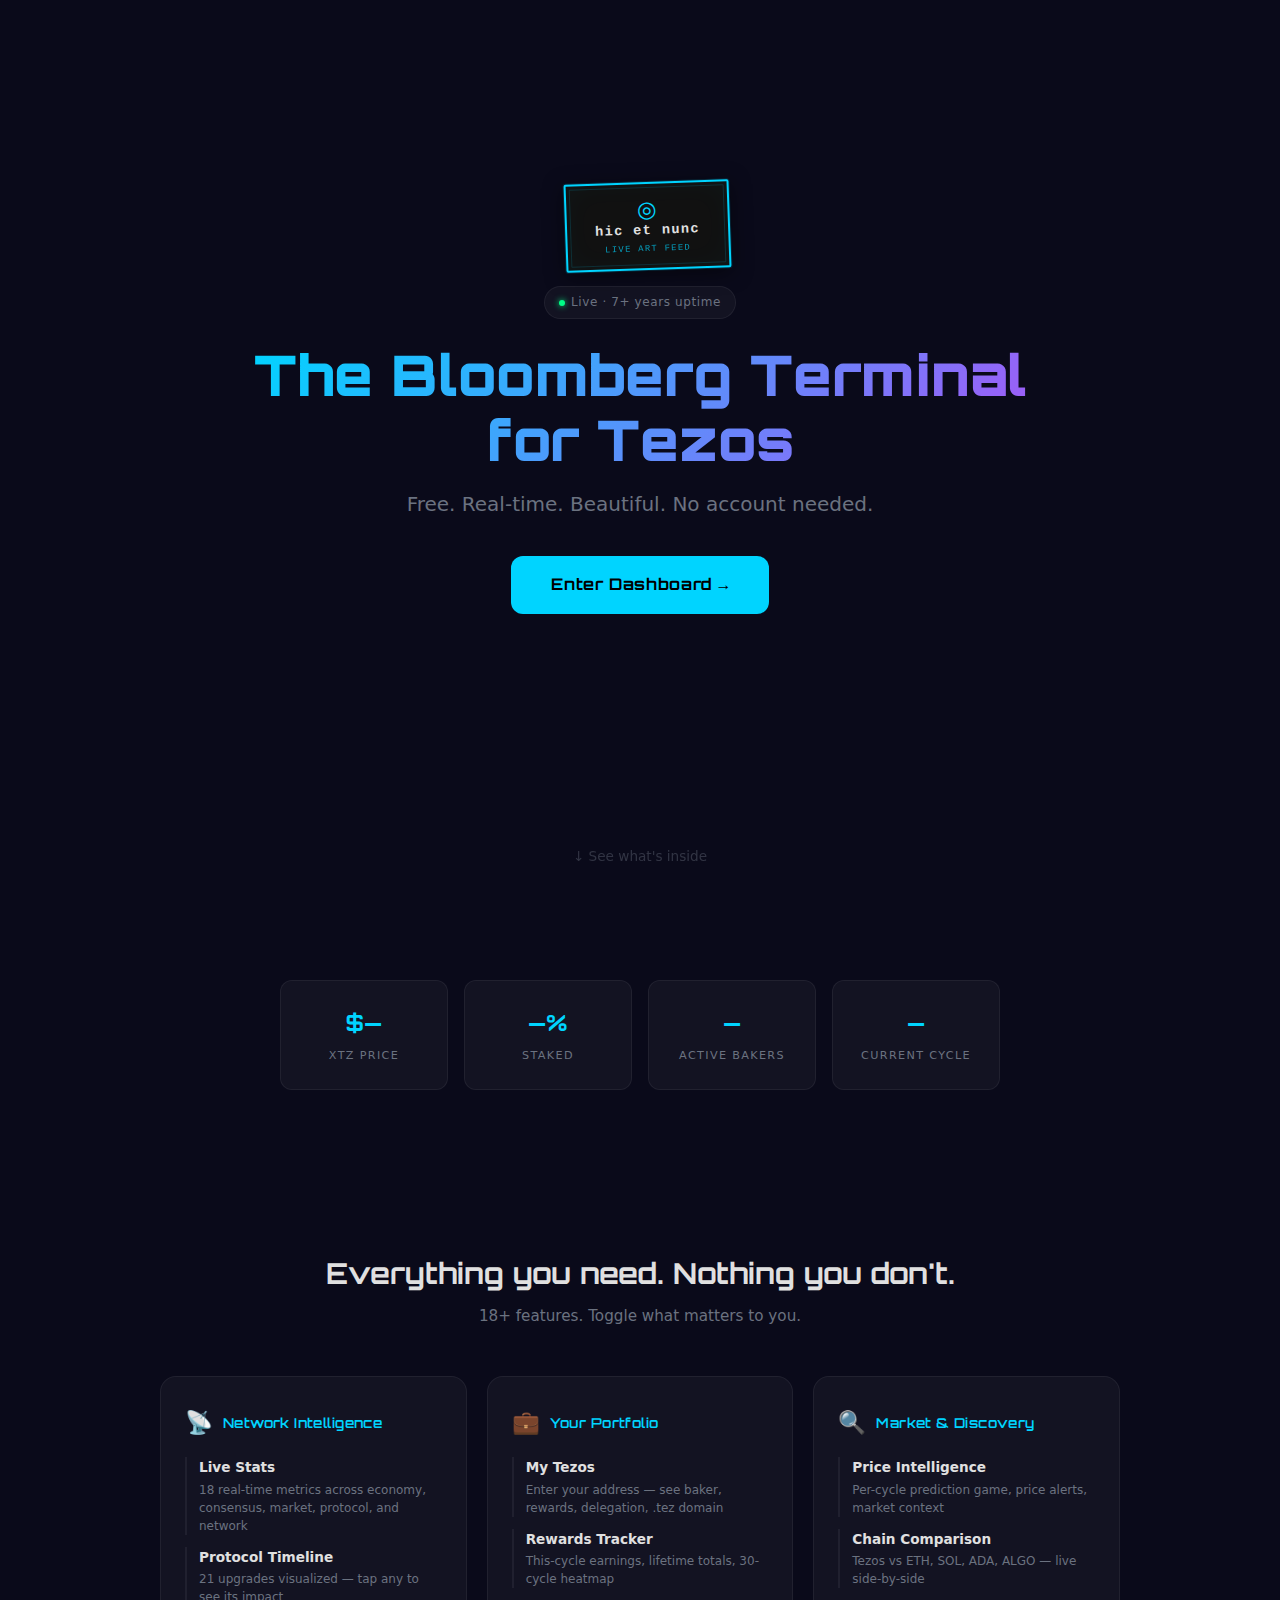
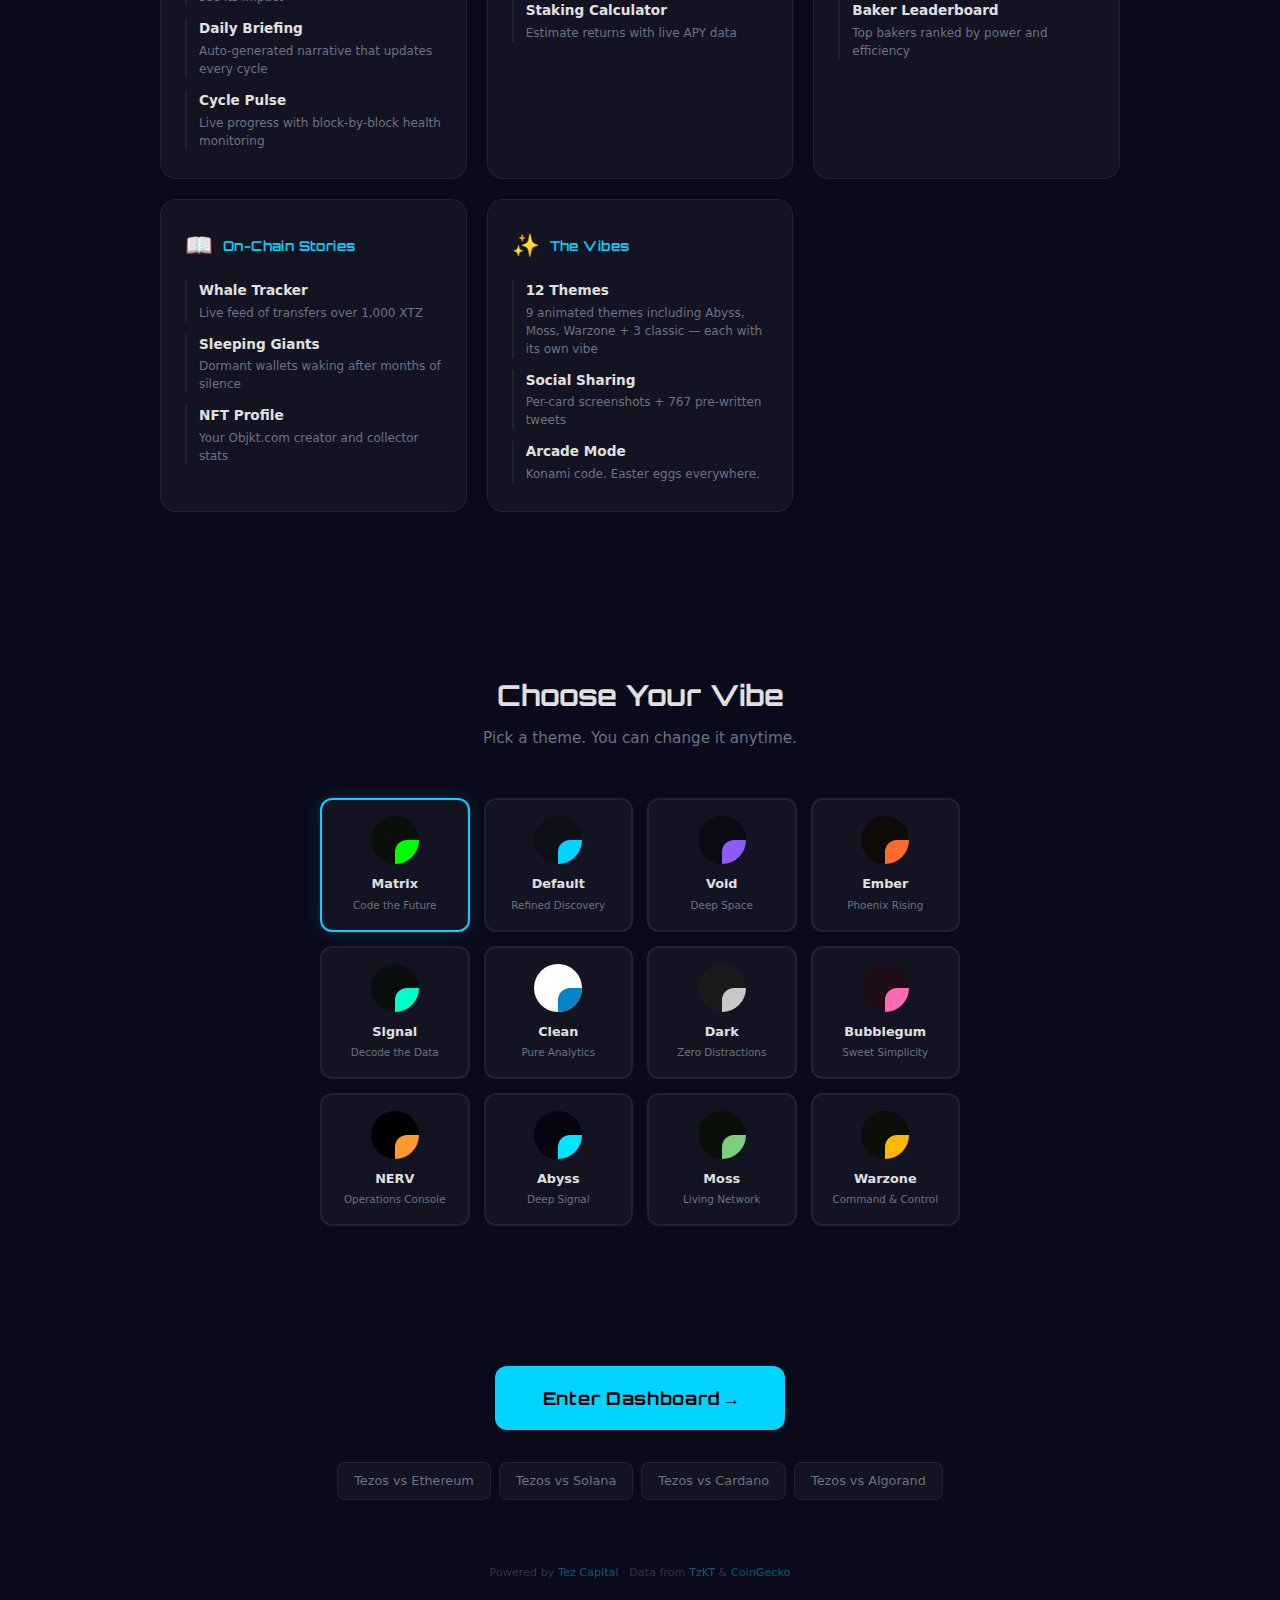
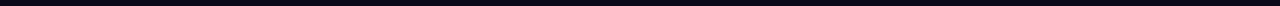
<file: landing.html>
<!DOCTYPE html>
<html lang="en">
<head>
    <meta charset="UTF-8">
    <meta name="viewport" content="width=device-width, initial-scale=1.0">
    <title>Tezos Systems — The Bloomberg Terminal for Tezos</title>
    <meta name="description" content="Free, real-time Tezos blockchain dashboard. 18+ features: live stats, rewards tracker, chain comparisons, whale alerts, and more. Beautiful. Open. No account needed.">
    <meta property="og:title" content="Tezos Systems — The Bloomberg Terminal for Tezos">
    <meta property="og:description" content="Free, real-time Tezos blockchain dashboard with 18+ features.">
    <meta property="og:image" content="https://tezos.systems/og-image.png">
    <meta property="og:url" content="https://tezos.systems">
    <meta name="twitter:card" content="summary_large_image">
    <link rel="icon" href="/favicon.svg" type="image/svg+xml">
    <link href="https://fonts.googleapis.com/css2?family=Orbitron:wght@400;500;600;700;900&display=swap" rel="stylesheet">
    <style>
        :root {
            --bg: #0a0a1a;
            --bg-card: rgba(255,255,255,0.04);
            --bg-card-hover: rgba(255,255,255,0.07);
            --accent: #00d4ff;
            --accent-glow: rgba(0,212,255,0.15);
            --purple: #a855f7;
            --text-primary: #e0e0e0;
            --text-secondary: #6b7280;
            --border: rgba(255,255,255,0.06);
        }
        * { margin: 0; padding: 0; box-sizing: border-box; }
        html { scroll-behavior: smooth; }
        body {
            font-family: -apple-system, BlinkMacSystemFont, 'Segoe UI', system-ui, sans-serif;
            background: var(--bg);
            color: var(--text-primary);
            min-height: 100vh;
            line-height: 1.6;
            overflow-x: hidden;
        }

        /* ─── Hero ─── */
        .hero {
            min-height: 100vh;
            display: flex;
            flex-direction: column;
            align-items: center;
            justify-content: center;
            text-align: center;
            padding: 40px 24px;
            position: relative;
        }
        .hero-badge {
            display: inline-flex;
            align-items: center;
            gap: 6px;
            padding: 6px 14px;
            border-radius: 100px;
            background: var(--bg-card);
            border: 1px solid var(--border);
            font-size: 0.75rem;
            color: var(--text-secondary);
            margin-bottom: 24px;
            letter-spacing: 0.05em;
        }
        .hero-badge .dot {
            width: 6px; height: 6px; border-radius: 50%;
            background: #00ff88;
            box-shadow: 0 0 6px #00ff88;
            animation: pulse 2s ease-in-out infinite;
        }
        @keyframes pulse { 0%,100% { opacity: 1; } 50% { opacity: 0.4; } }
        .hero h1 {
            font-family: 'Orbitron', monospace;
            font-size: clamp(2rem, 6vw, 3.5rem);
            font-weight: 900;
            line-height: 1.15;
            margin-bottom: 16px;
            background: linear-gradient(135deg, var(--accent), var(--purple));
            -webkit-background-clip: text;
            -webkit-text-fill-color: transparent;
            background-clip: text;
        }
        .hero-sub {
            font-size: clamp(1rem, 2.5vw, 1.25rem);
            color: var(--text-secondary);
            margin-bottom: 36px;
            max-width: 500px;
        }
        .enter-btn {
            display: inline-block;
            padding: 16px 40px;
            border-radius: 12px;
            border: none;
            background: var(--accent);
            color: #000;
            font-family: 'Orbitron', monospace;
            font-size: 1rem;
            font-weight: 700;
            cursor: pointer;
            transition: all 0.25s;
            text-decoration: none;
            letter-spacing: 0.04em;
        }
        .hen-sticker {
            position: absolute;
            top: 18%;
            left: 50%;
            margin-left: -75px;
            display: inline-flex;
            flex-direction: column;
            align-items: center;
            padding: 14px 28px 12px;
            margin-top: 20px;
            background: #111;
            border: 2px solid #00d4ff;
            border-radius: 2px;
            text-decoration: none;
            cursor: pointer;
            transition: all 0.3s;
            transform: rotate(-2deg);
            box-shadow: 
                0 0 0 1px rgba(0,212,255,0.15),
                0 4px 20px rgba(0,0,0,0.5),
                inset 0 0 30px rgba(0,212,255,0.03);
            animation: hen-sticker-float 3s ease-in-out infinite;
        }
        .hen-sticker::before {
            content: '';
            position: absolute;
            inset: 3px;
            border: 1px solid rgba(0,212,255,0.15);
            border-radius: 1px;
            pointer-events: none;
        }
        .hen-sticker::after {
            content: '↗';
            position: absolute;
            top: 6px;
            right: 8px;
            font-size: 0.6rem;
            color: #00d4ff;
            opacity: 0;
            transition: opacity 0.2s;
        }
        .hen-sticker:hover::after { opacity: 0.6; }
        .hen-sticker:hover {
            transform: rotate(0deg) scale(1.05);
            border-color: #00ff88;
            box-shadow: 
                0 0 20px rgba(0,212,255,0.25),
                0 0 60px rgba(0,255,136,0.1),
                0 8px 30px rgba(0,0,0,0.4);
        }
        .hen-sticker-icon {
            font-size: 1.4rem;
            color: #00d4ff;
            line-height: 1;
            margin-bottom: 4px;
            transition: color 0.3s;
        }
        .hen-sticker:hover .hen-sticker-icon { color: #00ff88; }
        .hen-sticker-text {
            font-family: 'JetBrains Mono', monospace;
            font-size: 0.85rem;
            font-weight: 700;
            color: #e0e0e0;
            letter-spacing: 0.1em;
            line-height: 1;
        }
        .hen-sticker-sub {
            font-family: 'JetBrains Mono', monospace;
            font-size: 0.55rem;
            color: #00d4ff;
            letter-spacing: 0.15em;
            text-transform: uppercase;
            margin-top: 4px;
            opacity: 0.7;
        }
        @keyframes hen-sticker-float {
            0%, 100% { transform: rotate(-2deg) translateY(0); }
            50% { transform: rotate(-1deg) translateY(-6px); }
        }
        .enter-btn:hover {
            transform: translateY(-3px);
            box-shadow: 0 0 40px var(--accent-glow), 0 8px 32px rgba(0,0,0,0.4);
        }
        .scroll-hint {
            position: absolute;
            bottom: 32px;
            font-size: 0.85rem;
            color: var(--text-secondary);
            opacity: 0.4;
            animation: bounce 2s ease-in-out infinite;
        }
        @keyframes bounce { 0%,100% { transform: translateY(0); } 50% { transform: translateY(8px); } }

        /* ─── Sections ─── */
        section { padding: 80px 24px; }
        .container { max-width: 960px; margin: 0 auto; }
        .section-title {
            font-family: 'Orbitron', monospace;
            font-size: clamp(1.3rem, 3.5vw, 1.8rem);
            text-align: center;
            margin-bottom: 8px;
        }
        .section-sub {
            text-align: center;
            color: var(--text-secondary);
            font-size: 0.95rem;
            margin-bottom: 48px;
        }

        /* ─── Live Stats ─── */
        .live-grid {
            display: grid;
            grid-template-columns: repeat(4, 1fr);
            gap: 16px;
            max-width: 720px;
            margin: 0 auto;
        }
        .live-card {
            background: var(--bg-card);
            border: 1px solid var(--border);
            border-radius: 12px;
            padding: 24px 16px;
            text-align: center;
            transition: all 0.3s;
        }
        .live-card:hover {
            border-color: rgba(0,212,255,0.2);
            background: var(--bg-card-hover);
        }
        .live-val {
            font-family: 'Orbitron', monospace;
            font-size: 1.4rem;
            font-weight: 700;
            color: var(--accent);
            margin-bottom: 6px;
        }
        .live-label {
            font-size: 0.7rem;
            color: var(--text-secondary);
            text-transform: uppercase;
            letter-spacing: 0.12em;
        }

        /* ─── Features ─── */
        .features-grid {
            display: grid;
            grid-template-columns: repeat(auto-fit, minmax(280px, 1fr));
            gap: 20px;
        }
        .feat-cat {
            background: var(--bg-card);
            border: 1px solid var(--border);
            border-radius: 16px;
            padding: 28px 24px;
            transition: all 0.3s;
        }
        .feat-cat:hover {
            border-color: rgba(255,255,255,0.12);
            background: var(--bg-card-hover);
            transform: translateY(-2px);
        }
        .feat-cat-head {
            display: flex;
            align-items: center;
            gap: 10px;
            margin-bottom: 16px;
        }
        .feat-cat-icon { font-size: 1.4rem; }
        .feat-cat-name {
            font-family: 'Orbitron', monospace;
            font-size: 0.85rem;
            font-weight: 600;
            color: var(--accent);
            letter-spacing: 0.03em;
        }
        .feat-items { display: flex; flex-direction: column; gap: 12px; }
        .feat-item {
            padding-left: 12px;
            border-left: 2px solid var(--border);
            transition: border-color 0.2s;
        }
        .feat-item:hover { border-left-color: var(--accent); }
        .feat-item-name {
            font-size: 0.85rem;
            font-weight: 600;
            color: var(--text-primary);
            margin-bottom: 2px;
        }
        .feat-item-desc {
            font-size: 0.75rem;
            color: var(--text-secondary);
            line-height: 1.5;
        }

        /* ─── Themes ─── */
        .theme-grid {
            display: grid;
            grid-template-columns: repeat(auto-fit, minmax(120px, 1fr));
            gap: 14px;
            max-width: 640px;
            margin: 0 auto;
        }
        .theme-card {
            background: var(--bg-card);
            border: 2px solid var(--border);
            border-radius: 12px;
            padding: 16px 12px;
            text-align: center;
            cursor: pointer;
            transition: all 0.25s;
        }
        .theme-card:hover {
            border-color: rgba(255,255,255,0.15);
            transform: translateY(-2px);
        }
        .theme-card.selected {
            border-color: var(--accent);
            box-shadow: 0 0 20px var(--accent-glow);
        }
        .theme-preview {
            width: 48px; height: 48px;
            border-radius: 50%;
            margin: 0 auto 10px;
            position: relative;
            overflow: hidden;
        }
        .theme-accent {
            position: absolute;
            bottom: 0; right: 0;
            width: 50%; height: 50%;
            border-radius: 50% 0 0 0;
        }
        .theme-name {
            display: block;
            font-size: 0.8rem;
            font-weight: 600;
            color: var(--text-primary);
            margin-bottom: 2px;
        }
        .theme-tagline {
            display: block;
            font-size: 0.65rem;
            color: var(--text-secondary);
        }

        /* ─── Final CTA ─── */
        .final {
            text-align: center;
            padding: 60px 24px 40px;
        }
        .compare-links {
            margin-top: 32px;
            display: flex;
            flex-wrap: wrap;
            gap: 8px;
            justify-content: center;
        }
        .compare-links a {
            padding: 8px 16px;
            border-radius: 8px;
            background: var(--bg-card);
            border: 1px solid var(--border);
            color: var(--text-secondary);
            text-decoration: none;
            font-size: 0.8rem;
            transition: all 0.2s;
        }
        .compare-links a:hover {
            background: var(--bg-card-hover);
            color: var(--text-primary);
            border-color: rgba(255,255,255,0.12);
        }
        .footer {
            text-align: center;
            padding: 24px;
            font-size: 0.7rem;
            color: var(--text-secondary);
            opacity: 0.4;
        }
        .footer a { color: var(--accent); text-decoration: none; }

        /* ─── Mobile ─── */
        @media (max-width: 640px) {
            .live-grid { grid-template-columns: repeat(2, 1fr); }
            .features-grid { grid-template-columns: 1fr; }
            .theme-grid { grid-template-columns: repeat(4, 1fr); gap: 10px; }
            .theme-preview { width: 36px; height: 36px; }
            section { padding: 60px 16px; }
        }
    </style>
</head>
<body>

    <!-- Hero -->
    <section class="hero">
        <a href="/?hen=1" class="hen-sticker" id="hen-top">
            <span class="hen-sticker-icon">◎</span>
            <span class="hen-sticker-text">hic et nunc</span>
            <span class="hen-sticker-sub">live art feed</span>
        </a>
        <div class="hero-badge"><span class="dot"></span> Live · 7+ years uptime</div>
        <h1>The Bloomberg Terminal<br>for Tezos</h1>
        <p class="hero-sub">Free. Real-time. Beautiful. No account needed.</p>
        <a href="/" class="enter-btn" id="enter-top">Enter Dashboard →</a>
        <div class="scroll-hint">↓ See what's inside</div>
    </section>

    <!-- Live Proof -->
    <section>
        <div class="container">
            <div class="live-grid">
                <div class="live-card">
                    <div class="live-val" id="lp-price">$—</div>
                    <div class="live-label">XTZ Price</div>
                </div>
                <div class="live-card">
                    <div class="live-val" id="lp-staked">—%</div>
                    <div class="live-label">Staked</div>
                </div>
                <div class="live-card">
                    <div class="live-val" id="lp-bakers">—</div>
                    <div class="live-label">Active Bakers</div>
                </div>
                <div class="live-card">
                    <div class="live-val" id="lp-cycle">—</div>
                    <div class="live-label">Current Cycle</div>
                </div>
            </div>
        </div>
    </section>

    <!-- Features -->
    <section>
        <div class="container">
            <h2 class="section-title">Everything you need. Nothing you don't.</h2>
            <p class="section-sub">18+ features. Toggle what matters to you.</p>
            <div class="features-grid">
                <div class="feat-cat">
                    <div class="feat-cat-head">
                        <span class="feat-cat-icon">📡</span>
                        <span class="feat-cat-name">Network Intelligence</span>
                    </div>
                    <div class="feat-items">
                        <div class="feat-item"><div class="feat-item-name">Live Stats</div><div class="feat-item-desc">18 real-time metrics across economy, consensus, market, protocol, and network</div></div>
                        <div class="feat-item"><div class="feat-item-name">Protocol Timeline</div><div class="feat-item-desc">21 upgrades visualized — tap any to see its impact</div></div>
                        <div class="feat-item"><div class="feat-item-name">Daily Briefing</div><div class="feat-item-desc">Auto-generated narrative that updates every cycle</div></div>
                        <div class="feat-item"><div class="feat-item-name">Cycle Pulse</div><div class="feat-item-desc">Live progress with block-by-block health monitoring</div></div>
                    </div>
                </div>
                <div class="feat-cat">
                    <div class="feat-cat-head">
                        <span class="feat-cat-icon">💼</span>
                        <span class="feat-cat-name">Your Portfolio</span>
                    </div>
                    <div class="feat-items">
                        <div class="feat-item"><div class="feat-item-name">My Tezos</div><div class="feat-item-desc">Enter your address — see baker, rewards, delegation, .tez domain</div></div>
                        <div class="feat-item"><div class="feat-item-name">Rewards Tracker</div><div class="feat-item-desc">This-cycle earnings, lifetime totals, 30-cycle heatmap</div></div>
                        <div class="feat-item"><div class="feat-item-name">Staking Calculator</div><div class="feat-item-desc">Estimate returns with live APY data</div></div>
                    </div>
                </div>
                <div class="feat-cat">
                    <div class="feat-cat-head">
                        <span class="feat-cat-icon">🔍</span>
                        <span class="feat-cat-name">Market & Discovery</span>
                    </div>
                    <div class="feat-items">
                        <div class="feat-item"><div class="feat-item-name">Price Intelligence</div><div class="feat-item-desc">Per-cycle prediction game, price alerts, market context</div></div>
                        <div class="feat-item"><div class="feat-item-name">Chain Comparison</div><div class="feat-item-desc">Tezos vs ETH, SOL, ADA, ALGO — live side-by-side</div></div>
                        <div class="feat-item"><div class="feat-item-name">Baker Leaderboard</div><div class="feat-item-desc">Top bakers ranked by power and efficiency</div></div>
                    </div>
                </div>
                <div class="feat-cat">
                    <div class="feat-cat-head">
                        <span class="feat-cat-icon">📖</span>
                        <span class="feat-cat-name">On-Chain Stories</span>
                    </div>
                    <div class="feat-items">
                        <div class="feat-item"><div class="feat-item-name">Whale Tracker</div><div class="feat-item-desc">Live feed of transfers over 1,000 XTZ</div></div>
                        <div class="feat-item"><div class="feat-item-name">Sleeping Giants</div><div class="feat-item-desc">Dormant wallets waking after months of silence</div></div>
                        <div class="feat-item"><div class="feat-item-name">NFT Profile</div><div class="feat-item-desc">Your Objkt.com creator and collector stats</div></div>
                    </div>
                </div>
                <div class="feat-cat">
                    <div class="feat-cat-head">
                        <span class="feat-cat-icon">✨</span>
                        <span class="feat-cat-name">The Vibes</span>
                    </div>
                    <div class="feat-items">
                        <div class="feat-item"><div class="feat-item-name">12 Themes</div><div class="feat-item-desc">9 animated themes including Abyss, Moss, Warzone + 3 classic — each with its own vibe</div></div>
                        <div class="feat-item"><div class="feat-item-name">Social Sharing</div><div class="feat-item-desc">Per-card screenshots + 767 pre-written tweets</div></div>
                        <div class="feat-item"><div class="feat-item-name">Arcade Mode</div><div class="feat-item-desc">Konami code. Easter eggs everywhere.</div></div>
                    </div>
                </div>
            </div>
        </div>
    </section>

    <!-- Theme Picker -->
    <section>
        <div class="container">
            <h2 class="section-title">Choose Your Vibe</h2>
            <p class="section-sub">Pick a theme. You can change it anytime.</p>
            <div class="theme-grid" id="theme-grid"></div>
        </div>
    </section>

    <!-- Final CTA -->
    <section class="final">
        <a href="/" class="enter-btn" id="enter-bottom" style="font-size:1.1rem;padding:18px 48px;">Enter Dashboard →</a>
        <div class="compare-links">
            <a href="/compare/tezos-vs-ethereum.html">Tezos vs Ethereum</a>
            <a href="/compare/tezos-vs-solana.html">Tezos vs Solana</a>
            <a href="/compare/tezos-vs-cardano.html">Tezos vs Cardano</a>
            <a href="/compare/tezos-vs-algorand.html">Tezos vs Algorand</a>
        </div>
    </section>

    <div class="footer">
        Powered by <a href="https://tez.capital" target="_blank">Tez Capital</a> · Data from <a href="https://api.tzkt.io" target="_blank">TzKT</a> & <a href="https://coingecko.com" target="_blank">CoinGecko</a>
    </div>

    <script>
        // Theme data
        var THEMES = {
            matrix:    { bg: '#0a0f0a', accent: '#00ff00', name: 'Matrix',     tag: 'Code the Future' },
            default:   { bg: '#0f0f1a', accent: '#00d4ff', name: 'Default',    tag: 'Refined Discovery' },
            void:      { bg: '#0a0a14', accent: '#8b5cf6', name: 'Void',       tag: 'Deep Space' },
            ember:     { bg: '#0f0a08', accent: '#ff6b2b', name: 'Ember',      tag: 'Phoenix Rising' },
            signal:    { bg: '#0a0f0e', accent: '#00ffc8', name: 'Signal',     tag: 'Decode the Data' },
            clean:     { bg: '#ffffff', accent: '#0784c3', name: 'Clean',      tag: 'Pure Analytics' },
            dark:      { bg: '#1A1A1A', accent: '#C8C8C8', name: 'Dark',       tag: 'Zero Distractions' },
            bubblegum: { bg: '#1F0E18', accent: '#FF69B4', name: 'Bubblegum',  tag: 'Sweet Simplicity' },
            nerv:      { bg: '#000000', accent: '#FF9830', name: 'NERV',       tag: 'Operations Console' },
            abyss:     { bg: '#050510', accent: '#00E5FF', name: 'Abyss',      tag: 'Deep Signal' },
            moss:      { bg: '#0A0F08', accent: '#7CCD7C', name: 'Moss',       tag: 'Living Network' },
            warzone:   { bg: '#0C0E08', accent: '#FFB800', name: 'Warzone',    tag: 'Command & Control' }
        };

        // Render theme cards
        var grid = document.getElementById('theme-grid');
        var selected = localStorage.getItem('tezos-systems-theme') || '';
        Object.keys(THEMES).forEach(function(key) {
            var t = THEMES[key];
            var card = document.createElement('div');
            card.className = 'theme-card' + (selected === key ? ' selected' : '');
            card.innerHTML = '<div class="theme-preview" style="background:' + t.bg + '"><div class="theme-accent" style="background:' + t.accent + '"></div></div>' +
                '<span class="theme-name">' + t.name + '</span><span class="theme-tagline">' + t.tag + '</span>';
            card.addEventListener('click', function() {
                localStorage.setItem('tezos-systems-theme', key);
                grid.querySelectorAll('.theme-card').forEach(function(c) { c.classList.remove('selected'); });
                card.classList.add('selected');
            });
            grid.appendChild(card);
        });

        // Enter dashboard buttons — save theme if none selected, go to index
        document.querySelectorAll('.enter-btn').forEach(function(btn) {
            btn.addEventListener('click', function(e) {
                if (!localStorage.getItem('tezos-systems-theme')) {
                    localStorage.setItem('tezos-systems-theme', 'matrix');
                }
            });
        });

        // HEN sticker — save theme and navigate
        document.querySelectorAll('.hen-sticker').forEach(function(btn) {
            btn.addEventListener('click', function(e) {
                e.preventDefault();
                if (!localStorage.getItem('tezos-systems-theme')) {
                    localStorage.setItem('tezos-systems-theme', 'matrix');
                }
                window.location.href = '/?hen=1';
            });
        });

        // Fetch live data
        Promise.all([
            fetch('https://api.tzkt.io/v1/head').then(function(r) { return r.json(); }),
            fetch('https://api.coingecko.com/api/v3/simple/price?ids=tezos&vs_currencies=usd').then(function(r) { return r.json(); }),
            fetch('https://api.tzkt.io/v1/statistics/current').then(function(r) { return r.json(); }),
            fetch('https://api.tzkt.io/v1/delegates/count?active=true').then(function(r) { return r.json(); })
        ]).then(function(data) {
            var head = data[0], price = data[1], stats = data[2], bakerCount = data[3];
            var pe = document.getElementById('lp-price');
            var se = document.getElementById('lp-staked');
            var be = document.getElementById('lp-bakers');
            var ce = document.getElementById('lp-cycle');
            if (pe && price.tezos) pe.textContent = '$' + price.tezos.usd.toFixed(3);
            if (ce && head.cycle) ce.textContent = 'C' + head.cycle;
            if (be && bakerCount) be.textContent = bakerCount;
            var staked = (stats.totalOwnStaked || 0) + (stats.totalExternalStaked || 0);
            if (se && staked && stats.totalSupply) {
                var pct = (staked / stats.totalSupply * 100).toFixed(1);
                se.textContent = pct + '%';
            }
        }).catch(function(e) { console.warn('Landing data fetch:', e); });
    </script>
</body>
</html>
</file>
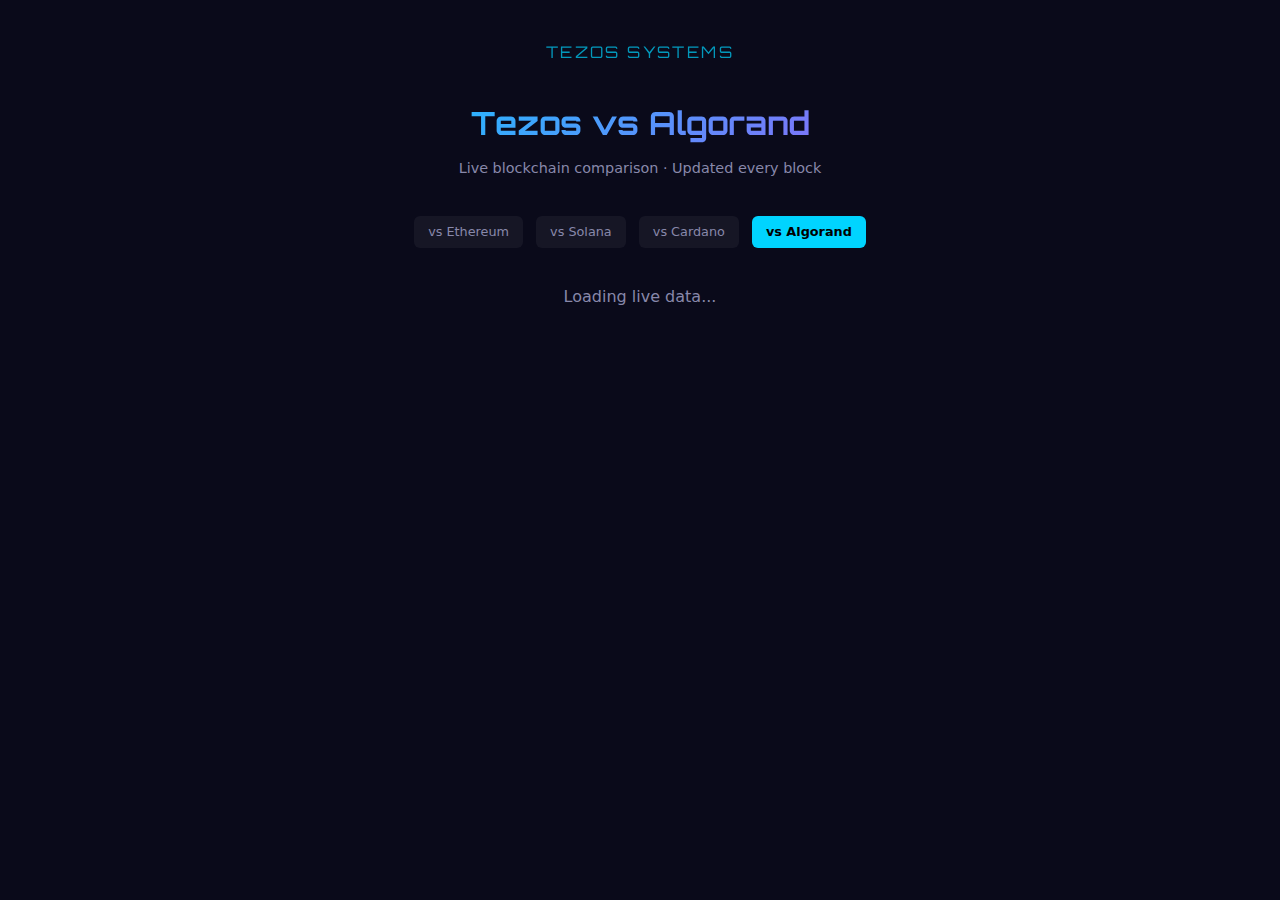
<file: compare/tezos-vs-algorand.html>
<!DOCTYPE html>
<html lang="en">
<head>
    <meta charset="UTF-8">
    <meta name="viewport" content="width=device-width, initial-scale=1.0">
    <title>Tezos vs Algorand — Live Blockchain Comparison | tezos.systems</title>
    <meta name="description" content="Compare Tezos vs Algorand across finality, governance, energy efficiency, and fees. Live blockchain metrics.">
    <meta name="keywords" content="tezos vs algorand, tezos algorand comparison, XTZ vs ALGO, tezos or algorand">
    <meta name="robots" content="index, follow">
    <link rel="canonical" href="https://tezos.systems/compare/tezos-vs-algorand.html">

    <!-- Open Graph -->
    <meta property="og:title" content="Tezos vs Algorand — Live Comparison">
    <meta property="og:description" content="Compare Tezos vs Algorand across finality, governance, energy efficiency, and fees. Live blockchain metrics.">
    <meta property="og:url" content="https://tezos.systems/compare/tezos-vs-algorand.html">
    <meta property="og:type" content="website">
    <meta property="og:image" content="https://tezos.systems/og-image.png">
    <meta property="og:site_name" content="tezos.systems">

    <!-- Twitter Card -->
    <meta name="twitter:card" content="summary_large_image">
    <meta name="twitter:title" content="Tezos vs Algorand — Live Comparison">
    <meta name="twitter:description" content="Compare Tezos vs Algorand across finality, governance, energy efficiency, and fees. Live blockchain metrics.">
    <meta name="twitter:image" content="https://tezos.systems/og-image.png">

    <!-- JSON-LD -->
    <script type="application/ld+json">
    {
      "@context": "https://schema.org",
      "@type": "WebPage",
      "name": "Tezos vs Algorand Comparison",
      "description": "Compare Tezos vs Algorand across finality, governance, energy efficiency, and fees. Live blockchain metrics.",
      "url": "https://tezos.systems/compare/tezos-vs-algorand.html",
      "mainEntity": {
        "@type": "ItemList",
        "name": "Blockchain Comparison: Tezos vs Algorand",
        "numberOfItems": 10
      }
    }
    </script>

    <link rel="icon" href="/favicon.svg" type="image/svg+xml">
    <link rel="icon" href="/favicon-48.png" sizes="48x48" type="image/png">
    <link href="https://fonts.googleapis.com/css2?family=Orbitron:wght@400;500;600;700;900&display=swap" rel="stylesheet">

    <style>
        :root {
            --bg: #0a0a1a;
            --bg-card: #12122a;
            --accent: #00d4ff;
            --text-primary: #e0e0e0;
            --text-secondary: #8888aa;
            --border: rgba(255,255,255,0.08);
            --winner: #00ff88;
        }
        * { margin: 0; padding: 0; box-sizing: border-box; }
        body {
            font-family: -apple-system, BlinkMacSystemFont, 'Segoe UI', system-ui, sans-serif;
            background: var(--bg);
            color: var(--text-primary);
            min-height: 100vh;
            line-height: 1.6;
        }
        .cp-wrap {
            max-width: 800px;
            margin: 0 auto;
            padding: 40px 20px;
        }
        .cp-brand {
            text-align: center;
            margin-bottom: 32px;
        }
        .cp-brand a {
            font-family: 'Orbitron', monospace;
            font-size: 1rem;
            color: var(--accent);
            text-decoration: none;
            letter-spacing: 0.15em;
            opacity: 0.7;
            transition: opacity 0.2s;
        }
        .cp-brand a:hover { opacity: 1; }
        h1 {
            font-family: 'Orbitron', monospace;
            font-size: clamp(1.4rem, 4vw, 2rem);
            text-align: center;
            margin-bottom: 8px;
            background: linear-gradient(135deg, var(--accent), #a855f7);
            -webkit-background-clip: text;
            -webkit-text-fill-color: transparent;
        }
        .cp-subtitle {
            text-align: center;
            color: var(--text-secondary);
            font-size: 0.9rem;
            margin-bottom: 32px;
        }
        .cp-scoreboard {
            display: flex;
            align-items: center;
            justify-content: center;
            gap: 24px;
            margin-bottom: 32px;
        }
        .cp-score {
            text-align: center;
        }
        .cp-score-num {
            font-family: 'Orbitron', monospace;
            font-size: 2.5rem;
            font-weight: 900;
            display: block;
        }
        .cp-tezos-score .cp-score-num { color: var(--accent); }
        .cp-other-score .cp-score-num { color: #a855f7; }
        .cp-score-label {
            font-size: 0.8rem;
            color: var(--text-secondary);
            text-transform: uppercase;
            letter-spacing: 0.1em;
        }
        .cp-vs {
            font-family: 'Orbitron', monospace;
            font-size: 1rem;
            color: var(--text-secondary);
            opacity: 0.5;
        }
        .cp-table {
            background: var(--bg-card);
            border: 1px solid var(--border);
            border-radius: 12px;
            overflow: hidden;
            margin-bottom: 32px;
        }
        .cp-header {
            display: grid;
            grid-template-columns: 1fr 1fr 1fr;
            padding: 12px 16px;
            background: rgba(255,255,255,0.03);
            border-bottom: 1px solid var(--border);
            font-size: 0.75rem;
            font-weight: 600;
            text-transform: uppercase;
            letter-spacing: 0.08em;
            color: var(--text-secondary);
        }
        .cp-header .cp-val {
            display: flex;
            align-items: center;
            gap: 6px;
        }
        .cp-row {
            display: grid;
            grid-template-columns: 1fr 1fr 1fr;
            padding: 10px 16px;
            border-bottom: 1px solid var(--border);
            font-size: 0.85rem;
            transition: background 0.15s;
        }
        .cp-row:last-child { border-bottom: none; }
        .cp-row:hover { background: rgba(255,255,255,0.02); }
        .cp-metric {
            color: var(--text-secondary);
            display: flex;
            align-items: center;
            gap: 6px;
        }
        .cp-val { }
        .cp-val-main { font-weight: 600; }
        .cp-val-note {
            display: block;
            font-size: 0.7rem;
            color: var(--text-secondary);
            opacity: 0.7;
        }
        .cp-winner .cp-val-main {
            color: var(--winner);
        }
        .cp-narrative {
            background: var(--bg-card);
            border: 1px solid var(--border);
            border-radius: 12px;
            padding: 24px;
            margin-bottom: 32px;
        }
        .cp-narrative p {
            margin-bottom: 12px;
            color: var(--text-secondary);
            font-size: 0.9rem;
            line-height: 1.7;
        }
        .cp-narrative p:last-child { margin-bottom: 0; }
        .cp-cta {
            display: flex;
            gap: 12px;
            justify-content: center;
            flex-wrap: wrap;
            margin-bottom: 32px;
        }
        .cp-cta-btn {
            display: inline-block;
            padding: 12px 24px;
            border-radius: 8px;
            text-decoration: none;
            font-family: 'Orbitron', monospace;
            font-size: 0.8rem;
            font-weight: 600;
            transition: all 0.2s;
        }
        .cp-cta-btn:first-child {
            background: var(--accent);
            color: #000;
        }
        .cp-cta-btn:first-child:hover {
            box-shadow: 0 0 20px var(--accent);
            transform: translateY(-2px);
        }
        .cp-cta-secondary {
            background: rgba(255,255,255,0.08);
            color: var(--text-primary);
        }
        .cp-cta-secondary:hover {
            background: rgba(255,255,255,0.12);
        }
        .cp-footer {
            text-align: center;
            color: var(--text-secondary);
            font-size: 0.75rem;
            opacity: 0.5;
            padding-top: 20px;
            border-top: 1px solid var(--border);
        }
        .cp-footer a { color: var(--accent); text-decoration: none; }
        .cp-other-pages {
            text-align: center;
            margin-bottom: 32px;
        }
        .cp-other-pages a {
            display: inline-block;
            padding: 6px 14px;
            margin: 4px;
            border-radius: 6px;
            background: rgba(255,255,255,0.05);
            color: var(--text-secondary);
            text-decoration: none;
            font-size: 0.8rem;
            transition: all 0.2s;
        }
        .cp-other-pages a:hover { background: rgba(255,255,255,0.1); color: var(--text-primary); }
        .cp-other-pages a.active { background: var(--accent); color: #000; font-weight: 600; }
        @media (max-width: 600px) {
            .cp-header, .cp-row { font-size: 0.75rem; padding: 8px 12px; }
            .cp-scoreboard { gap: 16px; }
            .cp-score-num { font-size: 2rem; }
        }
    </style>
</head>
<body>
    <div class="cp-wrap">
        <div class="cp-brand"><a href="/">TEZOS SYSTEMS</a></div>
        <h1>Tezos vs Algorand</h1>
        <p class="cp-subtitle">Live blockchain comparison · Updated every block</p>
        <div class="cp-other-pages">
            <a href="/compare/tezos-vs-ethereum.html" >vs Ethereum</a>
            <a href="/compare/tezos-vs-solana.html" >vs Solana</a>
            <a href="/compare/tezos-vs-cardano.html" >vs Cardano</a>
            <a href="/compare/tezos-vs-algorand.html" class="active">vs Algorand</a>
        </div>
        <div id="compare-content">
            <noscript>
                <p>This comparison requires JavaScript to fetch live blockchain data. Please enable JavaScript.</p>
            </noscript>
            <p style="text-align:center;color:var(--text-secondary)">Loading live data...</p>
        </div>
    </div>
    <script type="module">
        import { initComparePage } from '../js/features/compare-page.js?v=20260228a';
        initComparePage('algorand');
    </script>
</body>
</html>
</file>
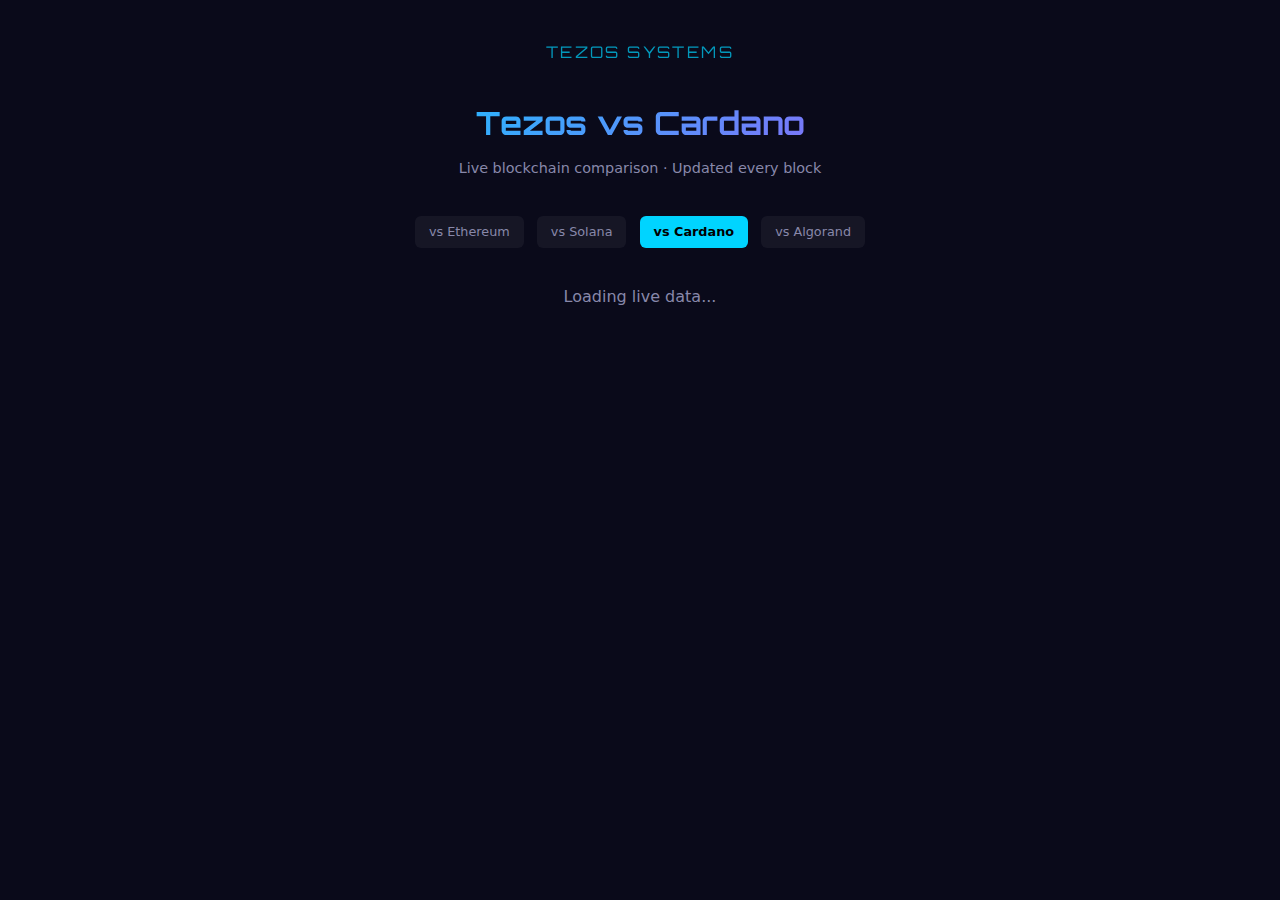
<file: compare/tezos-vs-cardano.html>
<!DOCTYPE html>
<html lang="en">
<head>
    <meta charset="UTF-8">
    <meta name="viewport" content="width=device-width, initial-scale=1.0">
    <title>Tezos vs Cardano — Live Blockchain Comparison | tezos.systems</title>
    <meta name="description" content="Compare Tezos vs Cardano across governance, staking, finality, and self-amendment. Live data from both chains.">
    <meta name="keywords" content="tezos vs cardano, tezos cardano comparison, XTZ vs ADA, tezos or cardano">
    <meta name="robots" content="index, follow">
    <link rel="canonical" href="https://tezos.systems/compare/tezos-vs-cardano.html">

    <!-- Open Graph -->
    <meta property="og:title" content="Tezos vs Cardano — Live Comparison">
    <meta property="og:description" content="Compare Tezos vs Cardano across governance, staking, finality, and self-amendment. Live data from both chains.">
    <meta property="og:url" content="https://tezos.systems/compare/tezos-vs-cardano.html">
    <meta property="og:type" content="website">
    <meta property="og:image" content="https://tezos.systems/og-image.png">
    <meta property="og:site_name" content="tezos.systems">

    <!-- Twitter Card -->
    <meta name="twitter:card" content="summary_large_image">
    <meta name="twitter:title" content="Tezos vs Cardano — Live Comparison">
    <meta name="twitter:description" content="Compare Tezos vs Cardano across governance, staking, finality, and self-amendment. Live data from both chains.">
    <meta name="twitter:image" content="https://tezos.systems/og-image.png">

    <!-- JSON-LD -->
    <script type="application/ld+json">
    {
      "@context": "https://schema.org",
      "@type": "WebPage",
      "name": "Tezos vs Cardano Comparison",
      "description": "Compare Tezos vs Cardano across governance, staking, finality, and self-amendment. Live data from both chains.",
      "url": "https://tezos.systems/compare/tezos-vs-cardano.html",
      "mainEntity": {
        "@type": "ItemList",
        "name": "Blockchain Comparison: Tezos vs Cardano",
        "numberOfItems": 10
      }
    }
    </script>

    <link rel="icon" href="/favicon.svg" type="image/svg+xml">
    <link rel="icon" href="/favicon-48.png" sizes="48x48" type="image/png">
    <link href="https://fonts.googleapis.com/css2?family=Orbitron:wght@400;500;600;700;900&display=swap" rel="stylesheet">

    <style>
        :root {
            --bg: #0a0a1a;
            --bg-card: #12122a;
            --accent: #00d4ff;
            --text-primary: #e0e0e0;
            --text-secondary: #8888aa;
            --border: rgba(255,255,255,0.08);
            --winner: #00ff88;
        }
        * { margin: 0; padding: 0; box-sizing: border-box; }
        body {
            font-family: -apple-system, BlinkMacSystemFont, 'Segoe UI', system-ui, sans-serif;
            background: var(--bg);
            color: var(--text-primary);
            min-height: 100vh;
            line-height: 1.6;
        }
        .cp-wrap {
            max-width: 800px;
            margin: 0 auto;
            padding: 40px 20px;
        }
        .cp-brand {
            text-align: center;
            margin-bottom: 32px;
        }
        .cp-brand a {
            font-family: 'Orbitron', monospace;
            font-size: 1rem;
            color: var(--accent);
            text-decoration: none;
            letter-spacing: 0.15em;
            opacity: 0.7;
            transition: opacity 0.2s;
        }
        .cp-brand a:hover { opacity: 1; }
        h1 {
            font-family: 'Orbitron', monospace;
            font-size: clamp(1.4rem, 4vw, 2rem);
            text-align: center;
            margin-bottom: 8px;
            background: linear-gradient(135deg, var(--accent), #a855f7);
            -webkit-background-clip: text;
            -webkit-text-fill-color: transparent;
        }
        .cp-subtitle {
            text-align: center;
            color: var(--text-secondary);
            font-size: 0.9rem;
            margin-bottom: 32px;
        }
        .cp-scoreboard {
            display: flex;
            align-items: center;
            justify-content: center;
            gap: 24px;
            margin-bottom: 32px;
        }
        .cp-score {
            text-align: center;
        }
        .cp-score-num {
            font-family: 'Orbitron', monospace;
            font-size: 2.5rem;
            font-weight: 900;
            display: block;
        }
        .cp-tezos-score .cp-score-num { color: var(--accent); }
        .cp-other-score .cp-score-num { color: #a855f7; }
        .cp-score-label {
            font-size: 0.8rem;
            color: var(--text-secondary);
            text-transform: uppercase;
            letter-spacing: 0.1em;
        }
        .cp-vs {
            font-family: 'Orbitron', monospace;
            font-size: 1rem;
            color: var(--text-secondary);
            opacity: 0.5;
        }
        .cp-table {
            background: var(--bg-card);
            border: 1px solid var(--border);
            border-radius: 12px;
            overflow: hidden;
            margin-bottom: 32px;
        }
        .cp-header {
            display: grid;
            grid-template-columns: 1fr 1fr 1fr;
            padding: 12px 16px;
            background: rgba(255,255,255,0.03);
            border-bottom: 1px solid var(--border);
            font-size: 0.75rem;
            font-weight: 600;
            text-transform: uppercase;
            letter-spacing: 0.08em;
            color: var(--text-secondary);
        }
        .cp-header .cp-val {
            display: flex;
            align-items: center;
            gap: 6px;
        }
        .cp-row {
            display: grid;
            grid-template-columns: 1fr 1fr 1fr;
            padding: 10px 16px;
            border-bottom: 1px solid var(--border);
            font-size: 0.85rem;
            transition: background 0.15s;
        }
        .cp-row:last-child { border-bottom: none; }
        .cp-row:hover { background: rgba(255,255,255,0.02); }
        .cp-metric {
            color: var(--text-secondary);
            display: flex;
            align-items: center;
            gap: 6px;
        }
        .cp-val { }
        .cp-val-main { font-weight: 600; }
        .cp-val-note {
            display: block;
            font-size: 0.7rem;
            color: var(--text-secondary);
            opacity: 0.7;
        }
        .cp-winner .cp-val-main {
            color: var(--winner);
        }
        .cp-narrative {
            background: var(--bg-card);
            border: 1px solid var(--border);
            border-radius: 12px;
            padding: 24px;
            margin-bottom: 32px;
        }
        .cp-narrative p {
            margin-bottom: 12px;
            color: var(--text-secondary);
            font-size: 0.9rem;
            line-height: 1.7;
        }
        .cp-narrative p:last-child { margin-bottom: 0; }
        .cp-cta {
            display: flex;
            gap: 12px;
            justify-content: center;
            flex-wrap: wrap;
            margin-bottom: 32px;
        }
        .cp-cta-btn {
            display: inline-block;
            padding: 12px 24px;
            border-radius: 8px;
            text-decoration: none;
            font-family: 'Orbitron', monospace;
            font-size: 0.8rem;
            font-weight: 600;
            transition: all 0.2s;
        }
        .cp-cta-btn:first-child {
            background: var(--accent);
            color: #000;
        }
        .cp-cta-btn:first-child:hover {
            box-shadow: 0 0 20px var(--accent);
            transform: translateY(-2px);
        }
        .cp-cta-secondary {
            background: rgba(255,255,255,0.08);
            color: var(--text-primary);
        }
        .cp-cta-secondary:hover {
            background: rgba(255,255,255,0.12);
        }
        .cp-footer {
            text-align: center;
            color: var(--text-secondary);
            font-size: 0.75rem;
            opacity: 0.5;
            padding-top: 20px;
            border-top: 1px solid var(--border);
        }
        .cp-footer a { color: var(--accent); text-decoration: none; }
        .cp-other-pages {
            text-align: center;
            margin-bottom: 32px;
        }
        .cp-other-pages a {
            display: inline-block;
            padding: 6px 14px;
            margin: 4px;
            border-radius: 6px;
            background: rgba(255,255,255,0.05);
            color: var(--text-secondary);
            text-decoration: none;
            font-size: 0.8rem;
            transition: all 0.2s;
        }
        .cp-other-pages a:hover { background: rgba(255,255,255,0.1); color: var(--text-primary); }
        .cp-other-pages a.active { background: var(--accent); color: #000; font-weight: 600; }
        @media (max-width: 600px) {
            .cp-header, .cp-row { font-size: 0.75rem; padding: 8px 12px; }
            .cp-scoreboard { gap: 16px; }
            .cp-score-num { font-size: 2rem; }
        }
    </style>
</head>
<body>
    <div class="cp-wrap">
        <div class="cp-brand"><a href="/">TEZOS SYSTEMS</a></div>
        <h1>Tezos vs Cardano</h1>
        <p class="cp-subtitle">Live blockchain comparison · Updated every block</p>
        <div class="cp-other-pages">
            <a href="/compare/tezos-vs-ethereum.html" >vs Ethereum</a>
            <a href="/compare/tezos-vs-solana.html" >vs Solana</a>
            <a href="/compare/tezos-vs-cardano.html" class="active">vs Cardano</a>
            <a href="/compare/tezos-vs-algorand.html" >vs Algorand</a>
        </div>
        <div id="compare-content">
            <noscript>
                <p>This comparison requires JavaScript to fetch live blockchain data. Please enable JavaScript.</p>
            </noscript>
            <p style="text-align:center;color:var(--text-secondary)">Loading live data...</p>
        </div>
    </div>
    <script type="module">
        import { initComparePage } from '../js/features/compare-page.js?v=20260301';
        initComparePage('cardano');
    </script>
</body>
</html>
</file>
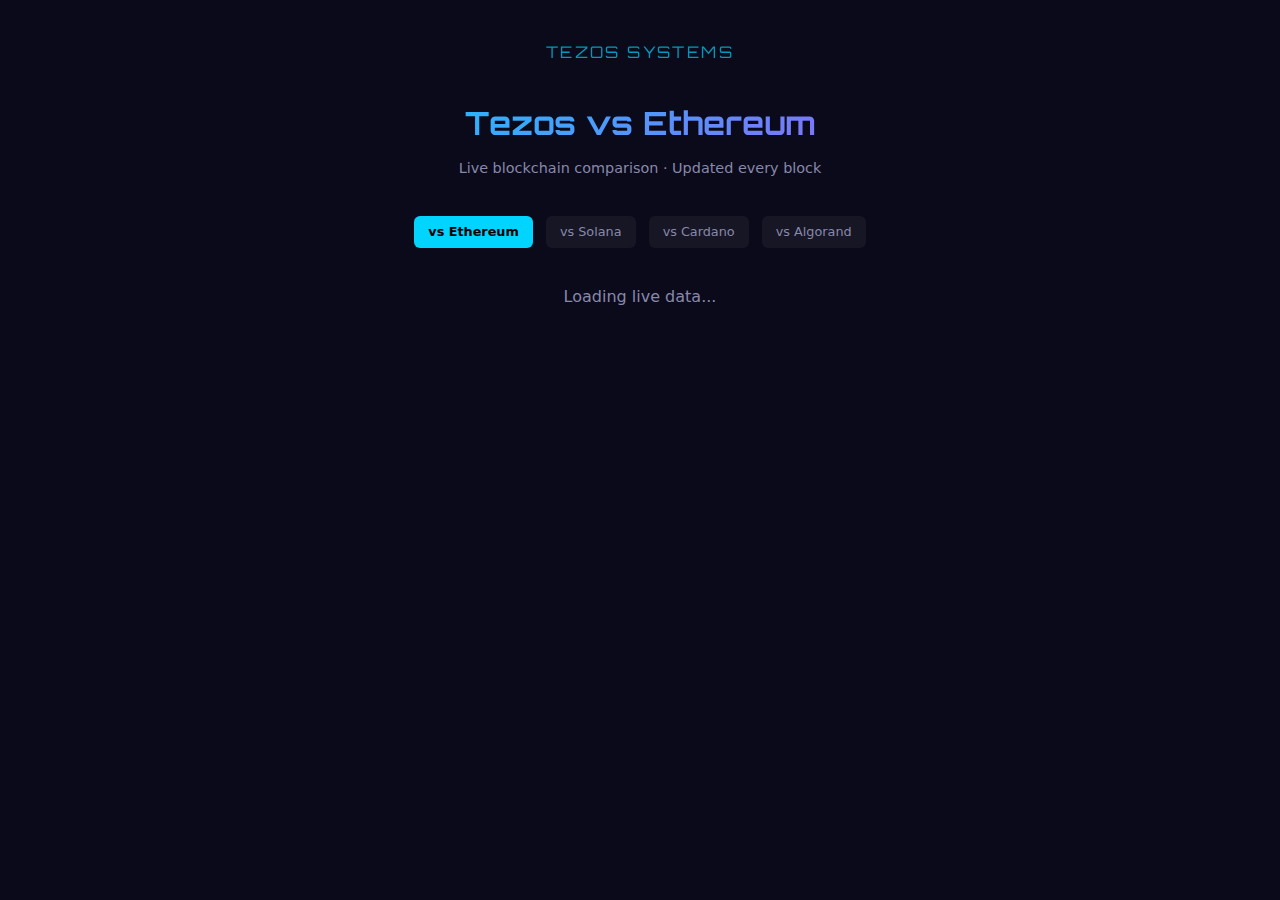
<file: compare/tezos-vs-ethereum.html>
<!DOCTYPE html>
<html lang="en">
<head>
    <meta charset="UTF-8">
    <meta name="viewport" content="width=device-width, initial-scale=1.0">
    <title>Tezos vs Ethereum — Live Blockchain Comparison | tezos.systems</title>
    <meta name="description" content="Compare Tezos vs Ethereum across finality, governance, staking, energy efficiency, and more. Live data, updated every block.">
    <meta name="keywords" content="tezos vs ethereum, tezos ethereum comparison, XTZ vs ETH, tezos or ethereum, tezos ethereum staking">
    <meta name="robots" content="index, follow">
    <link rel="canonical" href="https://tezos.systems/compare/tezos-vs-ethereum.html">

    <!-- Open Graph -->
    <meta property="og:title" content="Tezos vs Ethereum — Live Comparison">
    <meta property="og:description" content="Compare Tezos vs Ethereum across finality, governance, staking, energy efficiency, and more. Live data, updated every block.">
    <meta property="og:url" content="https://tezos.systems/compare/tezos-vs-ethereum.html">
    <meta property="og:type" content="website">
    <meta property="og:image" content="https://tezos.systems/og-image.png">
    <meta property="og:site_name" content="tezos.systems">

    <!-- Twitter Card -->
    <meta name="twitter:card" content="summary_large_image">
    <meta name="twitter:title" content="Tezos vs Ethereum — Live Comparison">
    <meta name="twitter:description" content="Compare Tezos vs Ethereum across finality, governance, staking, energy efficiency, and more. Live data, updated every block.">
    <meta name="twitter:image" content="https://tezos.systems/og-image.png">

    <!-- JSON-LD -->
    <script type="application/ld+json">
    {
      "@context": "https://schema.org",
      "@type": "WebPage",
      "name": "Tezos vs Ethereum Comparison",
      "description": "Compare Tezos vs Ethereum across finality, governance, staking, energy efficiency, and more. Live data, updated every block.",
      "url": "https://tezos.systems/compare/tezos-vs-ethereum.html",
      "mainEntity": {
        "@type": "ItemList",
        "name": "Blockchain Comparison: Tezos vs Ethereum",
        "numberOfItems": 10
      }
    }
    </script>

    <link rel="icon" href="/favicon.svg" type="image/svg+xml">
    <link rel="icon" href="/favicon-48.png" sizes="48x48" type="image/png">
    <link href="https://fonts.googleapis.com/css2?family=Orbitron:wght@400;500;600;700;900&display=swap" rel="stylesheet">

    <style>
        :root {
            --bg: #0a0a1a;
            --bg-card: #12122a;
            --accent: #00d4ff;
            --text-primary: #e0e0e0;
            --text-secondary: #8888aa;
            --border: rgba(255,255,255,0.08);
            --winner: #00ff88;
        }
        * { margin: 0; padding: 0; box-sizing: border-box; }
        body {
            font-family: -apple-system, BlinkMacSystemFont, 'Segoe UI', system-ui, sans-serif;
            background: var(--bg);
            color: var(--text-primary);
            min-height: 100vh;
            line-height: 1.6;
        }
        .cp-wrap {
            max-width: 800px;
            margin: 0 auto;
            padding: 40px 20px;
        }
        .cp-brand {
            text-align: center;
            margin-bottom: 32px;
        }
        .cp-brand a {
            font-family: 'Orbitron', monospace;
            font-size: 1rem;
            color: var(--accent);
            text-decoration: none;
            letter-spacing: 0.15em;
            opacity: 0.7;
            transition: opacity 0.2s;
        }
        .cp-brand a:hover { opacity: 1; }
        h1 {
            font-family: 'Orbitron', monospace;
            font-size: clamp(1.4rem, 4vw, 2rem);
            text-align: center;
            margin-bottom: 8px;
            background: linear-gradient(135deg, var(--accent), #a855f7);
            -webkit-background-clip: text;
            -webkit-text-fill-color: transparent;
        }
        .cp-subtitle {
            text-align: center;
            color: var(--text-secondary);
            font-size: 0.9rem;
            margin-bottom: 32px;
        }
        .cp-scoreboard {
            display: flex;
            align-items: center;
            justify-content: center;
            gap: 24px;
            margin-bottom: 32px;
        }
        .cp-score {
            text-align: center;
        }
        .cp-score-num {
            font-family: 'Orbitron', monospace;
            font-size: 2.5rem;
            font-weight: 900;
            display: block;
        }
        .cp-tezos-score .cp-score-num { color: var(--accent); }
        .cp-other-score .cp-score-num { color: #a855f7; }
        .cp-score-label {
            font-size: 0.8rem;
            color: var(--text-secondary);
            text-transform: uppercase;
            letter-spacing: 0.1em;
        }
        .cp-vs {
            font-family: 'Orbitron', monospace;
            font-size: 1rem;
            color: var(--text-secondary);
            opacity: 0.5;
        }
        .cp-table {
            background: var(--bg-card);
            border: 1px solid var(--border);
            border-radius: 12px;
            overflow: hidden;
            margin-bottom: 32px;
        }
        .cp-header {
            display: grid;
            grid-template-columns: 1fr 1fr 1fr;
            padding: 12px 16px;
            background: rgba(255,255,255,0.03);
            border-bottom: 1px solid var(--border);
            font-size: 0.75rem;
            font-weight: 600;
            text-transform: uppercase;
            letter-spacing: 0.08em;
            color: var(--text-secondary);
        }
        .cp-header .cp-val {
            display: flex;
            align-items: center;
            gap: 6px;
        }
        .cp-row {
            display: grid;
            grid-template-columns: 1fr 1fr 1fr;
            padding: 10px 16px;
            border-bottom: 1px solid var(--border);
            font-size: 0.85rem;
            transition: background 0.15s;
        }
        .cp-row:last-child { border-bottom: none; }
        .cp-row:hover { background: rgba(255,255,255,0.02); }
        .cp-metric {
            color: var(--text-secondary);
            display: flex;
            align-items: center;
            gap: 6px;
        }
        .cp-val { }
        .cp-val-main { font-weight: 600; }
        .cp-val-note {
            display: block;
            font-size: 0.7rem;
            color: var(--text-secondary);
            opacity: 0.7;
        }
        .cp-winner .cp-val-main {
            color: var(--winner);
        }
        .cp-narrative {
            background: var(--bg-card);
            border: 1px solid var(--border);
            border-radius: 12px;
            padding: 24px;
            margin-bottom: 32px;
        }
        .cp-narrative p {
            margin-bottom: 12px;
            color: var(--text-secondary);
            font-size: 0.9rem;
            line-height: 1.7;
        }
        .cp-narrative p:last-child { margin-bottom: 0; }
        .cp-cta {
            display: flex;
            gap: 12px;
            justify-content: center;
            flex-wrap: wrap;
            margin-bottom: 32px;
        }
        .cp-cta-btn {
            display: inline-block;
            padding: 12px 24px;
            border-radius: 8px;
            text-decoration: none;
            font-family: 'Orbitron', monospace;
            font-size: 0.8rem;
            font-weight: 600;
            transition: all 0.2s;
        }
        .cp-cta-btn:first-child {
            background: var(--accent);
            color: #000;
        }
        .cp-cta-btn:first-child:hover {
            box-shadow: 0 0 20px var(--accent);
            transform: translateY(-2px);
        }
        .cp-cta-secondary {
            background: rgba(255,255,255,0.08);
            color: var(--text-primary);
        }
        .cp-cta-secondary:hover {
            background: rgba(255,255,255,0.12);
        }
        .cp-footer {
            text-align: center;
            color: var(--text-secondary);
            font-size: 0.75rem;
            opacity: 0.5;
            padding-top: 20px;
            border-top: 1px solid var(--border);
        }
        .cp-footer a { color: var(--accent); text-decoration: none; }
        .cp-other-pages {
            text-align: center;
            margin-bottom: 32px;
        }
        .cp-other-pages a {
            display: inline-block;
            padding: 6px 14px;
            margin: 4px;
            border-radius: 6px;
            background: rgba(255,255,255,0.05);
            color: var(--text-secondary);
            text-decoration: none;
            font-size: 0.8rem;
            transition: all 0.2s;
        }
        .cp-other-pages a:hover { background: rgba(255,255,255,0.1); color: var(--text-primary); }
        .cp-other-pages a.active { background: var(--accent); color: #000; font-weight: 600; }
        @media (max-width: 600px) {
            .cp-header, .cp-row { font-size: 0.75rem; padding: 8px 12px; }
            .cp-scoreboard { gap: 16px; }
            .cp-score-num { font-size: 2rem; }
        }
    </style>
</head>
<body>
    <div class="cp-wrap">
        <div class="cp-brand"><a href="/">TEZOS SYSTEMS</a></div>
        <h1>Tezos vs Ethereum</h1>
        <p class="cp-subtitle">Live blockchain comparison · Updated every block</p>
        <div class="cp-other-pages">
            <a href="/compare/tezos-vs-ethereum.html" class="active">vs Ethereum</a>
            <a href="/compare/tezos-vs-solana.html" >vs Solana</a>
            <a href="/compare/tezos-vs-cardano.html" >vs Cardano</a>
            <a href="/compare/tezos-vs-algorand.html" >vs Algorand</a>
        </div>
        <div id="compare-content">
            <noscript>
                <p>This comparison requires JavaScript to fetch live blockchain data. Please enable JavaScript.</p>
            </noscript>
            <p style="text-align:center;color:var(--text-secondary)">Loading live data...</p>
        </div>
    </div>
    <script type="module">
        import { initComparePage } from '../js/features/compare-page.js?v=20260228a';
        initComparePage('ethereum');
    </script>
</body>
</html>
</file>
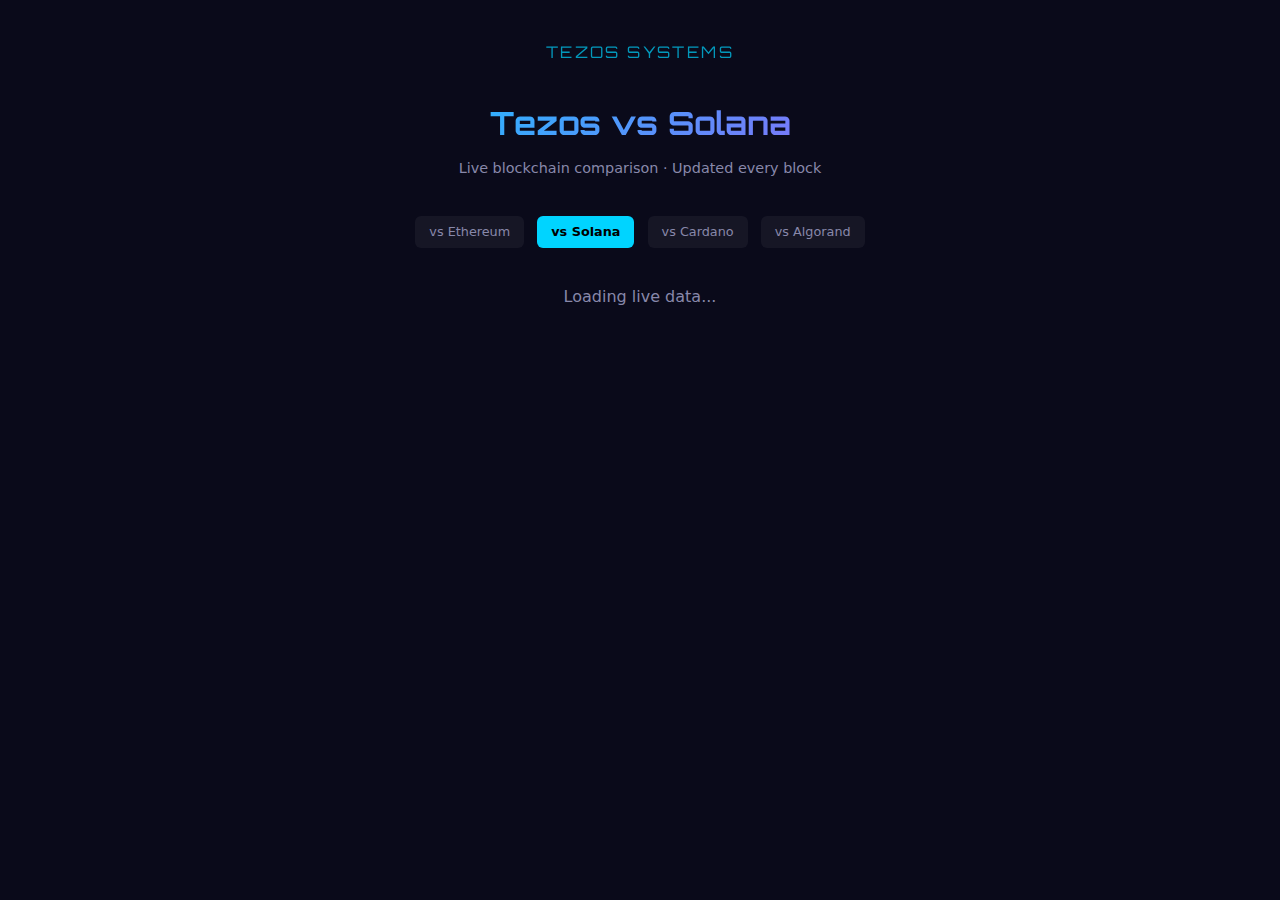
<file: compare/tezos-vs-solana.html>
<!DOCTYPE html>
<html lang="en">
<head>
    <meta charset="UTF-8">
    <meta name="viewport" content="width=device-width, initial-scale=1.0">
    <title>Tezos vs Solana — Live Blockchain Comparison | tezos.systems</title>
    <meta name="description" content="Compare Tezos vs Solana across speed, uptime, governance, staking, and energy usage. Live blockchain data.">
    <meta name="keywords" content="tezos vs solana, tezos solana comparison, XTZ vs SOL, tezos or solana">
    <meta name="robots" content="index, follow">
    <link rel="canonical" href="https://tezos.systems/compare/tezos-vs-solana.html">

    <!-- Open Graph -->
    <meta property="og:title" content="Tezos vs Solana — Live Comparison">
    <meta property="og:description" content="Compare Tezos vs Solana across speed, uptime, governance, staking, and energy usage. Live blockchain data.">
    <meta property="og:url" content="https://tezos.systems/compare/tezos-vs-solana.html">
    <meta property="og:type" content="website">
    <meta property="og:image" content="https://tezos.systems/og-image.png">
    <meta property="og:site_name" content="tezos.systems">

    <!-- Twitter Card -->
    <meta name="twitter:card" content="summary_large_image">
    <meta name="twitter:title" content="Tezos vs Solana — Live Comparison">
    <meta name="twitter:description" content="Compare Tezos vs Solana across speed, uptime, governance, staking, and energy usage. Live blockchain data.">
    <meta name="twitter:image" content="https://tezos.systems/og-image.png">

    <!-- JSON-LD -->
    <script type="application/ld+json">
    {
      "@context": "https://schema.org",
      "@type": "WebPage",
      "name": "Tezos vs Solana Comparison",
      "description": "Compare Tezos vs Solana across speed, uptime, governance, staking, and energy usage. Live blockchain data.",
      "url": "https://tezos.systems/compare/tezos-vs-solana.html",
      "mainEntity": {
        "@type": "ItemList",
        "name": "Blockchain Comparison: Tezos vs Solana",
        "numberOfItems": 10
      }
    }
    </script>

    <link rel="icon" href="/favicon.svg" type="image/svg+xml">
    <link rel="icon" href="/favicon-48.png" sizes="48x48" type="image/png">
    <link href="https://fonts.googleapis.com/css2?family=Orbitron:wght@400;500;600;700;900&display=swap" rel="stylesheet">

    <style>
        :root {
            --bg: #0a0a1a;
            --bg-card: #12122a;
            --accent: #00d4ff;
            --text-primary: #e0e0e0;
            --text-secondary: #8888aa;
            --border: rgba(255,255,255,0.08);
            --winner: #00ff88;
        }
        * { margin: 0; padding: 0; box-sizing: border-box; }
        body {
            font-family: -apple-system, BlinkMacSystemFont, 'Segoe UI', system-ui, sans-serif;
            background: var(--bg);
            color: var(--text-primary);
            min-height: 100vh;
            line-height: 1.6;
        }
        .cp-wrap {
            max-width: 800px;
            margin: 0 auto;
            padding: 40px 20px;
        }
        .cp-brand {
            text-align: center;
            margin-bottom: 32px;
        }
        .cp-brand a {
            font-family: 'Orbitron', monospace;
            font-size: 1rem;
            color: var(--accent);
            text-decoration: none;
            letter-spacing: 0.15em;
            opacity: 0.7;
            transition: opacity 0.2s;
        }
        .cp-brand a:hover { opacity: 1; }
        h1 {
            font-family: 'Orbitron', monospace;
            font-size: clamp(1.4rem, 4vw, 2rem);
            text-align: center;
            margin-bottom: 8px;
            background: linear-gradient(135deg, var(--accent), #a855f7);
            -webkit-background-clip: text;
            -webkit-text-fill-color: transparent;
        }
        .cp-subtitle {
            text-align: center;
            color: var(--text-secondary);
            font-size: 0.9rem;
            margin-bottom: 32px;
        }
        .cp-scoreboard {
            display: flex;
            align-items: center;
            justify-content: center;
            gap: 24px;
            margin-bottom: 32px;
        }
        .cp-score {
            text-align: center;
        }
        .cp-score-num {
            font-family: 'Orbitron', monospace;
            font-size: 2.5rem;
            font-weight: 900;
            display: block;
        }
        .cp-tezos-score .cp-score-num { color: var(--accent); }
        .cp-other-score .cp-score-num { color: #a855f7; }
        .cp-score-label {
            font-size: 0.8rem;
            color: var(--text-secondary);
            text-transform: uppercase;
            letter-spacing: 0.1em;
        }
        .cp-vs {
            font-family: 'Orbitron', monospace;
            font-size: 1rem;
            color: var(--text-secondary);
            opacity: 0.5;
        }
        .cp-table {
            background: var(--bg-card);
            border: 1px solid var(--border);
            border-radius: 12px;
            overflow: hidden;
            margin-bottom: 32px;
        }
        .cp-header {
            display: grid;
            grid-template-columns: 1fr 1fr 1fr;
            padding: 12px 16px;
            background: rgba(255,255,255,0.03);
            border-bottom: 1px solid var(--border);
            font-size: 0.75rem;
            font-weight: 600;
            text-transform: uppercase;
            letter-spacing: 0.08em;
            color: var(--text-secondary);
        }
        .cp-header .cp-val {
            display: flex;
            align-items: center;
            gap: 6px;
        }
        .cp-row {
            display: grid;
            grid-template-columns: 1fr 1fr 1fr;
            padding: 10px 16px;
            border-bottom: 1px solid var(--border);
            font-size: 0.85rem;
            transition: background 0.15s;
        }
        .cp-row:last-child { border-bottom: none; }
        .cp-row:hover { background: rgba(255,255,255,0.02); }
        .cp-metric {
            color: var(--text-secondary);
            display: flex;
            align-items: center;
            gap: 6px;
        }
        .cp-val { }
        .cp-val-main { font-weight: 600; }
        .cp-val-note {
            display: block;
            font-size: 0.7rem;
            color: var(--text-secondary);
            opacity: 0.7;
        }
        .cp-winner .cp-val-main {
            color: var(--winner);
        }
        .cp-narrative {
            background: var(--bg-card);
            border: 1px solid var(--border);
            border-radius: 12px;
            padding: 24px;
            margin-bottom: 32px;
        }
        .cp-narrative p {
            margin-bottom: 12px;
            color: var(--text-secondary);
            font-size: 0.9rem;
            line-height: 1.7;
        }
        .cp-narrative p:last-child { margin-bottom: 0; }
        .cp-cta {
            display: flex;
            gap: 12px;
            justify-content: center;
            flex-wrap: wrap;
            margin-bottom: 32px;
        }
        .cp-cta-btn {
            display: inline-block;
            padding: 12px 24px;
            border-radius: 8px;
            text-decoration: none;
            font-family: 'Orbitron', monospace;
            font-size: 0.8rem;
            font-weight: 600;
            transition: all 0.2s;
        }
        .cp-cta-btn:first-child {
            background: var(--accent);
            color: #000;
        }
        .cp-cta-btn:first-child:hover {
            box-shadow: 0 0 20px var(--accent);
            transform: translateY(-2px);
        }
        .cp-cta-secondary {
            background: rgba(255,255,255,0.08);
            color: var(--text-primary);
        }
        .cp-cta-secondary:hover {
            background: rgba(255,255,255,0.12);
        }
        .cp-footer {
            text-align: center;
            color: var(--text-secondary);
            font-size: 0.75rem;
            opacity: 0.5;
            padding-top: 20px;
            border-top: 1px solid var(--border);
        }
        .cp-footer a { color: var(--accent); text-decoration: none; }
        .cp-other-pages {
            text-align: center;
            margin-bottom: 32px;
        }
        .cp-other-pages a {
            display: inline-block;
            padding: 6px 14px;
            margin: 4px;
            border-radius: 6px;
            background: rgba(255,255,255,0.05);
            color: var(--text-secondary);
            text-decoration: none;
            font-size: 0.8rem;
            transition: all 0.2s;
        }
        .cp-other-pages a:hover { background: rgba(255,255,255,0.1); color: var(--text-primary); }
        .cp-other-pages a.active { background: var(--accent); color: #000; font-weight: 600; }
        @media (max-width: 600px) {
            .cp-header, .cp-row { font-size: 0.75rem; padding: 8px 12px; }
            .cp-scoreboard { gap: 16px; }
            .cp-score-num { font-size: 2rem; }
        }
    </style>
</head>
<body>
    <div class="cp-wrap">
        <div class="cp-brand"><a href="/">TEZOS SYSTEMS</a></div>
        <h1>Tezos vs Solana</h1>
        <p class="cp-subtitle">Live blockchain comparison · Updated every block</p>
        <div class="cp-other-pages">
            <a href="/compare/tezos-vs-ethereum.html" >vs Ethereum</a>
            <a href="/compare/tezos-vs-solana.html" class="active">vs Solana</a>
            <a href="/compare/tezos-vs-cardano.html" >vs Cardano</a>
            <a href="/compare/tezos-vs-algorand.html" >vs Algorand</a>
        </div>
        <div id="compare-content">
            <noscript>
                <p>This comparison requires JavaScript to fetch live blockchain data. Please enable JavaScript.</p>
            </noscript>
            <p style="text-align:center;color:var(--text-secondary)">Loading live data...</p>
        </div>
    </div>
    <script type="module">
        import { initComparePage } from '../js/features/compare-page.js?v=20260301';
        initComparePage('solana');
    </script>
</body>
</html>
</file>
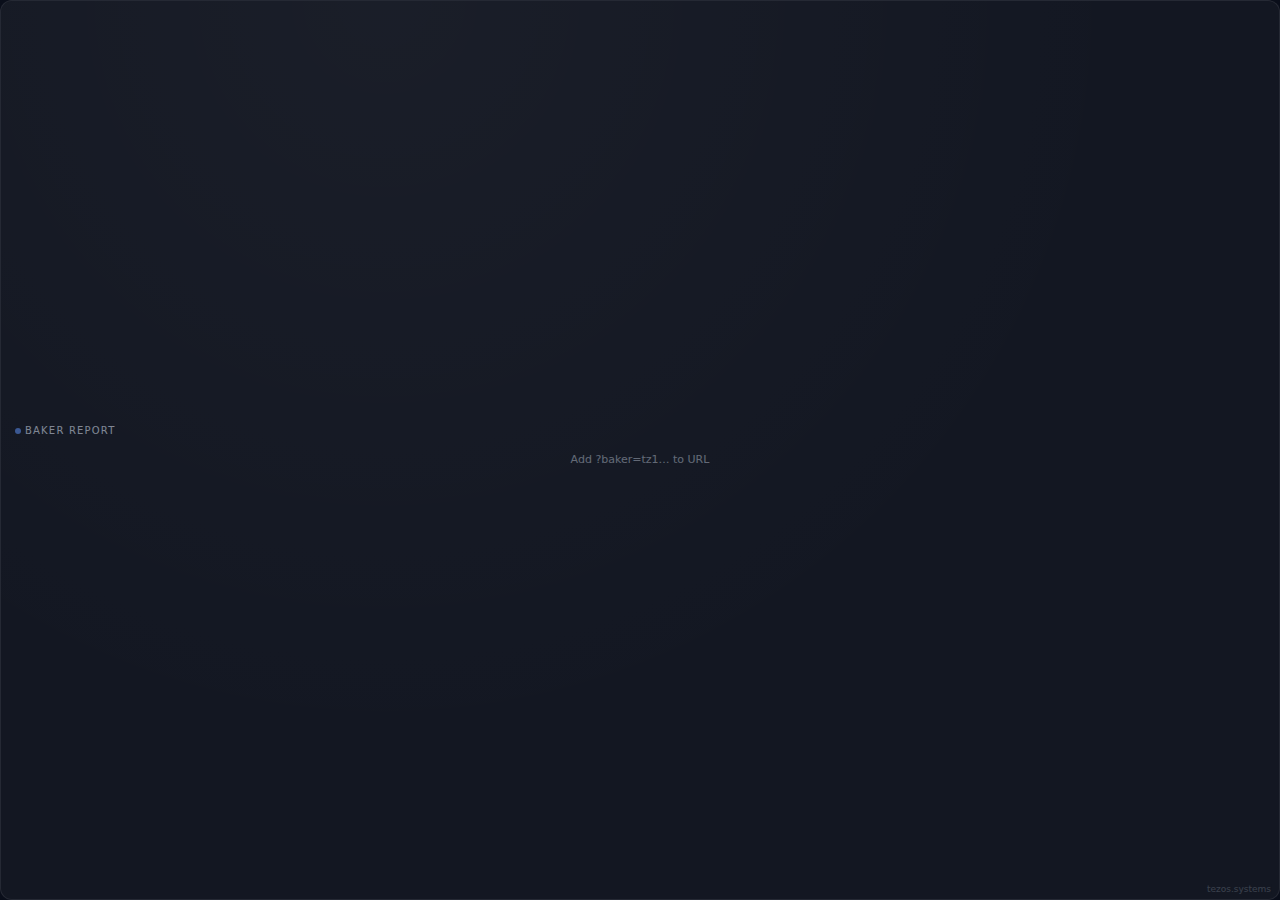
<file: widgets/baker-card.html>
<!DOCTYPE html>
<html lang="en">
<head>
<meta charset="UTF-8">
<meta name="viewport" content="width=device-width, initial-scale=1.0">
<title>Baker Card — tezos.systems</title>
<style>
  *{margin:0;padding:0;box-sizing:border-box}
  :root{--bg:#0A0E1A;--accent:#5B8DEF;--text:#D8E0F0;--glass:rgba(255,255,255,0.04);--border:rgba(255,255,255,0.08)}
  html,body{width:100%;height:100%;overflow:hidden}
  body{
    background:var(--bg);color:var(--text);
    font-family:system-ui,-apple-system,sans-serif;
    display:flex;align-items:center;justify-content:center;
    min-height:100vh;transition:background 0.3s,color 0.3s;
    font-size:13px;
  }
  .widget{
    width:100%;height:100%;padding:10px 14px;
    display:flex;flex-direction:column;justify-content:center;
    gap:6px;background:var(--glass);border:1px solid var(--border);
    border-radius:12px;position:relative;overflow:hidden;
  }
  .widget::before{
    content:'';position:absolute;inset:0;
    background:radial-gradient(ellipse at 30% 0%,rgba(255,255,255,0.03) 0%,transparent 60%);
    pointer-events:none;
  }
  .header{display:flex;align-items:center;gap:8px}
  .avatar{
    width:32px;height:32px;border-radius:8px;flex-shrink:0;
    background:rgba(255,255,255,0.06);border:1px solid var(--border);
    display:flex;align-items:center;justify-content:center;
    font-size:14px;color:var(--accent);font-weight:700;
    font-family:'Courier New',monospace;
  }
  .baker-info{flex:1;min-width:0}
  .baker-name{
    font-size:11px;font-weight:600;color:var(--accent);
    overflow:hidden;text-overflow:ellipsis;white-space:nowrap;
    font-family:'Courier New',monospace;
  }
  .baker-addr{font-size:9px;opacity:0.35;font-family:'Courier New',monospace;
    overflow:hidden;text-overflow:ellipsis;white-space:nowrap}
  .status-dot{
    width:7px;height:7px;border-radius:50%;flex-shrink:0;
    background:#22c55e;box-shadow:0 0 6px #22c55e;
  }
  .status-dot.inactive{background:#ef4444;box-shadow:0 0 6px #ef4444}
  .stats-grid{
    display:grid;grid-template-columns:1fr 1fr 1fr;gap:4px;
  }
  .stat{
    background:rgba(255,255,255,0.03);border:1px solid rgba(255,255,255,0.06);
    border-radius:6px;padding:5px 6px;text-align:center;
  }
  .stat-val{
    font-family:'Courier New',monospace;font-size:12px;font-weight:700;
    color:var(--accent);line-height:1;
  }
  .stat-val.loading{opacity:0.3;animation:pulse 1.4s ease-in-out infinite}
  .stat-lbl{font-size:8px;opacity:0.4;margin-top:2px;letter-spacing:0.05em}
  .no-baker{
    text-align:center;opacity:0.4;font-size:11px;padding:10px 0;
  }
  .footer{position:absolute;bottom:5px;right:8px;font-size:9px;opacity:0.2;text-decoration:none;color:inherit;transition:opacity 0.2s}
  .footer:hover{opacity:0.5}
  .label{font-size:10px;letter-spacing:0.12em;text-transform:uppercase;opacity:0.55;font-weight:500;margin-bottom:1px}
  .dot{display:inline-block;width:6px;height:6px;border-radius:50%;background:var(--accent);margin-right:4px;vertical-align:middle;animation:blink 2s ease-in-out infinite}
  @keyframes pulse{0%,100%{opacity:0.3}50%{opacity:0.6}}
  @keyframes blink{0%,100%{opacity:1}50%{opacity:0.3}}
</style>
</head>
<body>
<div class="widget" id="widget">
  <div class="label"><span class="dot"></span>Baker Report</div>
  <div id="content">
    <div class="no-baker">Add ?baker=tz1… to URL</div>
  </div>
  <a class="footer" href="https://tezos.systems" target="_blank" rel="noopener">tezos.systems</a>
</div>
<script>
(function(){
  const THEMES={
    matrix:{bg:'#0a0f0a',accent:'#00ff00',text:'#00ff41'},
    default:{bg:'#0A0E1A',accent:'#5B8DEF',text:'#D8E0F0'},
    void:{bg:'#06060C',accent:'#8B5CF6',text:'#D8D0FF'},
    ember:{bg:'#0D0806',accent:'#FF9F43',text:'#FFE8D6'},
    signal:{bg:'#060A08',accent:'#00E4A0',text:'#C8F0E0'},
    nerv:{bg:'#000000',accent:'#FF9830',text:'#F0D8B0'},
    clean:{bg:'#F8F9FC',accent:'#2563EB',text:'#1A1D26'},
    dark:{bg:'#161616',accent:'#D0D0D0',text:'#F0F0F0'},
    bubblegum:{bg:'#1F0E18',accent:'#FF69B4',text:'#F5E0EE'},
    abyss:{bg:'#020A1E',accent:'#00E5FF',text:'#A8D8FF'},
    moss:{bg:'#040C02',accent:'#50E850',text:'#D0E8B8'},
    warzone:{bg:'#080A02',accent:'#FFC000',text:'#E0D8A0'},
    light:{bg:'#F8F9FC',accent:'#2563EB',text:'#1A1D26'},
    transparent:{bg:'transparent',accent:'#ffffff',text:'#ffffff'}
  };
  THEMES['dark-theme']=THEMES.dark;

  const p=new URLSearchParams(location.search);
  const tn=p.get('theme')||'default';
  const accent=p.get('accent');
  const refresh=parseInt(p.get('refresh')||'60',10)*1000;
  const baker=p.get('baker');
  const t=THEMES[tn]||THEMES.default;
  const r=document.documentElement;
  r.style.setProperty('--bg',t.bg);
  r.style.setProperty('--accent',accent?'#'+accent.replace('#',''):t.accent);
  r.style.setProperty('--text',t.text);

  const contentEl=document.getElementById('content');

  function fmt(n){
    if(n==null)return'—';
    if(n>=1e9)return(n/1e9).toFixed(2)+'B';
    if(n>=1e6)return(n/1e6).toFixed(2)+'M';
    if(n>=1e3)return(n/1e3).toFixed(1)+'K';
    return n.toLocaleString();
  }

  function esc(s){return String(s).replace(/[&<>"']/g,c=>({&:'&amp;',<:'&lt;',>:'&gt;',"'":'&#39;','"':'&quot;'}[c]))}

  function shortAddr(addr){
    if(!addr)return'—';
    return addr.slice(0,6)+'…'+addr.slice(-4);
  }

  async function fetchData(){
    if(!baker){return}
    try{
      const res=await fetch('https://api.tzkt.io/v1/delegates/'+baker);
      if(res.status===204||!res.ok){
        contentEl.innerHTML='<div class="no-baker">Baker not found</div>';
        return;
      }
      const d=await res.json();
      if(!d||d.error){
        contentEl.innerHTML='<div class="no-baker">Baker not found</div>';
        return;
      }
      const name=esc(d.alias)||shortAddr(d.address);
      const staking=d.stakingBalance?d.stakingBalance/1e6:null;
      const delegators=d.numDelegators??null;
      const votingPower=d.votingPower!=null?(d.votingPower/1e6):null;
      const active=d.active!==false;

      contentEl.innerHTML=`
        <div class="header">
          <div class="avatar">${name.charAt(0).toUpperCase()}</div>
          <div class="baker-info">
            <div class="baker-name">${esc(name)}</div>
            <div class="baker-addr">${esc(d.address)}</div>
          </div>
          <div class="status-dot ${active?'':'inactive'}"></div>
        </div>
        <div class="stats-grid">
          <div class="stat">
            <div class="stat-val">${staking!=null?fmt(staking):'—'}</div>
            <div class="stat-lbl">XTZ Staked</div>
          </div>
          <div class="stat">
            <div class="stat-val">${delegators!=null?delegators.toLocaleString():'—'}</div>
            <div class="stat-lbl">Delegators</div>
          </div>
          <div class="stat">
            <div class="stat-val">${votingPower!=null?fmt(votingPower):'—'}</div>
            <div class="stat-lbl">Voting Power</div>
          </div>
        </div>
      `;
    }catch(e){contentEl.innerHTML='<div class="no-baker">Error loading baker</div>'}
  }

  fetchData();
  setInterval(fetchData,refresh);
})();
</script>
</body>
</html>
</file>
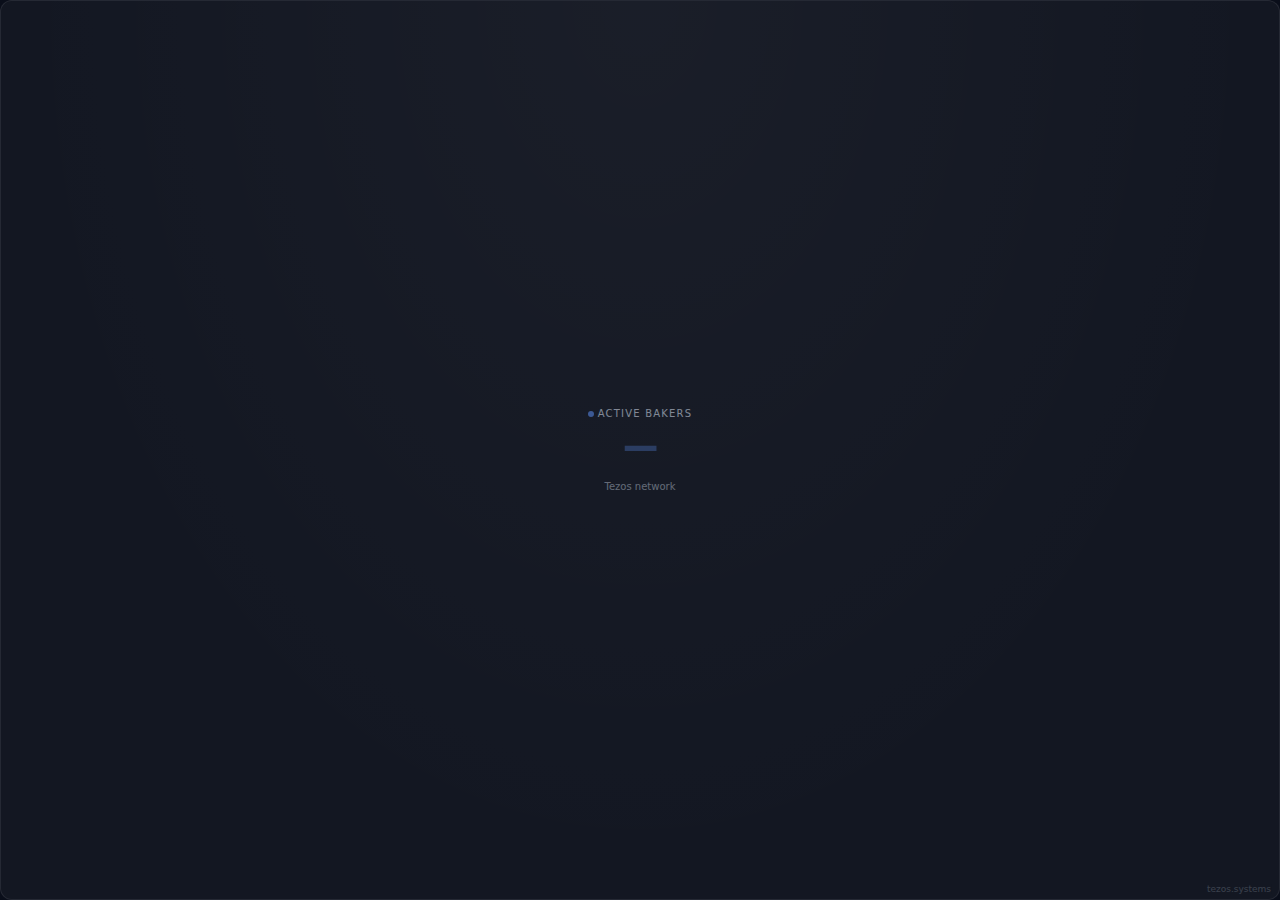
<file: widgets/baker-count.html>
<!DOCTYPE html>
<html lang="en">
<head>
<meta charset="UTF-8">
<meta name="viewport" content="width=device-width, initial-scale=1.0">
<title>Active Bakers — tezos.systems</title>
<style>
  *{margin:0;padding:0;box-sizing:border-box}
  :root{
    --bg:#0A0E1A;--accent:#5B8DEF;--text:#D8E0F0;
    --glass:rgba(255,255,255,0.04);--border:rgba(255,255,255,0.08);
    --radius:12px;--font-mono:'Courier New',monospace;
  }
  html,body{width:100%;height:100%;overflow:hidden}
  body{
    background:var(--bg);color:var(--text);
    font-family:system-ui,-apple-system,sans-serif;
    display:flex;flex-direction:column;align-items:center;justify-content:center;
    min-height:100vh;transition:background 0.3s,color 0.3s;
  }
  .widget{
    width:100%;height:100%;padding:12px 16px;
    display:flex;flex-direction:column;align-items:center;justify-content:center;
    gap:4px;
    background:var(--glass);
    border:1px solid var(--border);
    border-radius:var(--radius);
    position:relative;
    overflow:hidden;
  }
  .widget::before{
    content:'';position:absolute;inset:0;
    background:radial-gradient(ellipse at 50% 0%,rgba(255,255,255,0.03) 0%,transparent 70%);
    pointer-events:none;
  }
  .label{
    font-size:10px;letter-spacing:0.12em;text-transform:uppercase;
    opacity:0.55;font-weight:500;
  }
  .value{
    font-family:var(--font-mono);
    font-size:clamp(28px,8vw,52px);
    font-weight:700;
    color:var(--accent);
    line-height:1;
    letter-spacing:-0.02em;
    transition:opacity 0.2s;
  }
  .value.loading{opacity:0.3;animation:pulse 1.4s ease-in-out infinite}
  .sub{font-size:10px;opacity:0.4;margin-top:2px}
  .footer{
    position:absolute;bottom:5px;right:8px;
    font-size:9px;opacity:0.2;text-decoration:none;color:inherit;
    transition:opacity 0.2s;
  }
  .footer:hover{opacity:0.5}
  .dot{
    display:inline-block;width:6px;height:6px;border-radius:50%;
    background:var(--accent);margin-right:4px;vertical-align:middle;
    animation:blink 2s ease-in-out infinite;
  }
  @keyframes pulse{0%,100%{opacity:0.3}50%{opacity:0.6}}
  @keyframes blink{0%,100%{opacity:1}50%{opacity:0.3}}
</style>
</head>
<body>
<div class="widget">
  <div class="label"><span class="dot"></span>Active Bakers</div>
  <div class="value loading" id="val">—</div>
  <div class="sub" id="sub">Tezos network</div>
  <a class="footer" href="https://tezos.systems" target="_blank" rel="noopener">tezos.systems</a>
</div>
<script>
(function(){
  const THEMES={
    matrix:{bg:'#0a0f0a',accent:'#00ff00',text:'#00ff41'},
    default:{bg:'#0A0E1A',accent:'#5B8DEF',text:'#D8E0F0'},
    void:{bg:'#06060C',accent:'#8B5CF6',text:'#D8D0FF'},
    ember:{bg:'#0D0806',accent:'#FF9F43',text:'#FFE8D6'},
    signal:{bg:'#060A08',accent:'#00E4A0',text:'#C8F0E0'},
    nerv:{bg:'#000000',accent:'#FF9830',text:'#F0D8B0'},
    clean:{bg:'#F8F9FC',accent:'#2563EB',text:'#1A1D26'},
    dark:{bg:'#161616',accent:'#D0D0D0',text:'#F0F0F0'},
    bubblegum:{bg:'#1F0E18',accent:'#FF69B4',text:'#F5E0EE'},
    abyss:{bg:'#020A1E',accent:'#00E5FF',text:'#A8D8FF'},
    moss:{bg:'#040C02',accent:'#50E850',text:'#D0E8B8'},
    warzone:{bg:'#080A02',accent:'#FFC000',text:'#E0D8A0'},
    light:{bg:'#F8F9FC',accent:'#2563EB',text:'#1A1D26'},
    transparent:{bg:'transparent',accent:'#ffffff',text:'#ffffff'}
  };
  THEMES['dark-theme']=THEMES.dark;

  const p=new URLSearchParams(location.search);
  const themeName=p.get('theme')||'default';
  const accent=p.get('accent');
  const refresh=parseInt(p.get('refresh')||'60',10)*1000;
  const t=THEMES[themeName]||THEMES.default;
  const r=document.documentElement;
  r.style.setProperty('--bg',t.bg);
  r.style.setProperty('--accent',accent?'#'+accent.replace('#',''):t.accent);
  r.style.setProperty('--text',t.text);

  const valEl=document.getElementById('val');
  const subEl=document.getElementById('sub');

  async function fetchData(){
    try{
      const res=await fetch('https://api.tzkt.io/v1/delegates/count?active=true');
      const count=await res.json();
      if(count!=null){
        valEl.textContent=parseInt(count).toLocaleString();
        valEl.classList.remove('loading');
        subEl.textContent='Active on Tezos mainnet';
      }
    }catch(e){
      valEl.textContent='—';
    }
  }

  fetchData();
  setInterval(fetchData,refresh);
})();
</script>
</body>
</html>
</file>
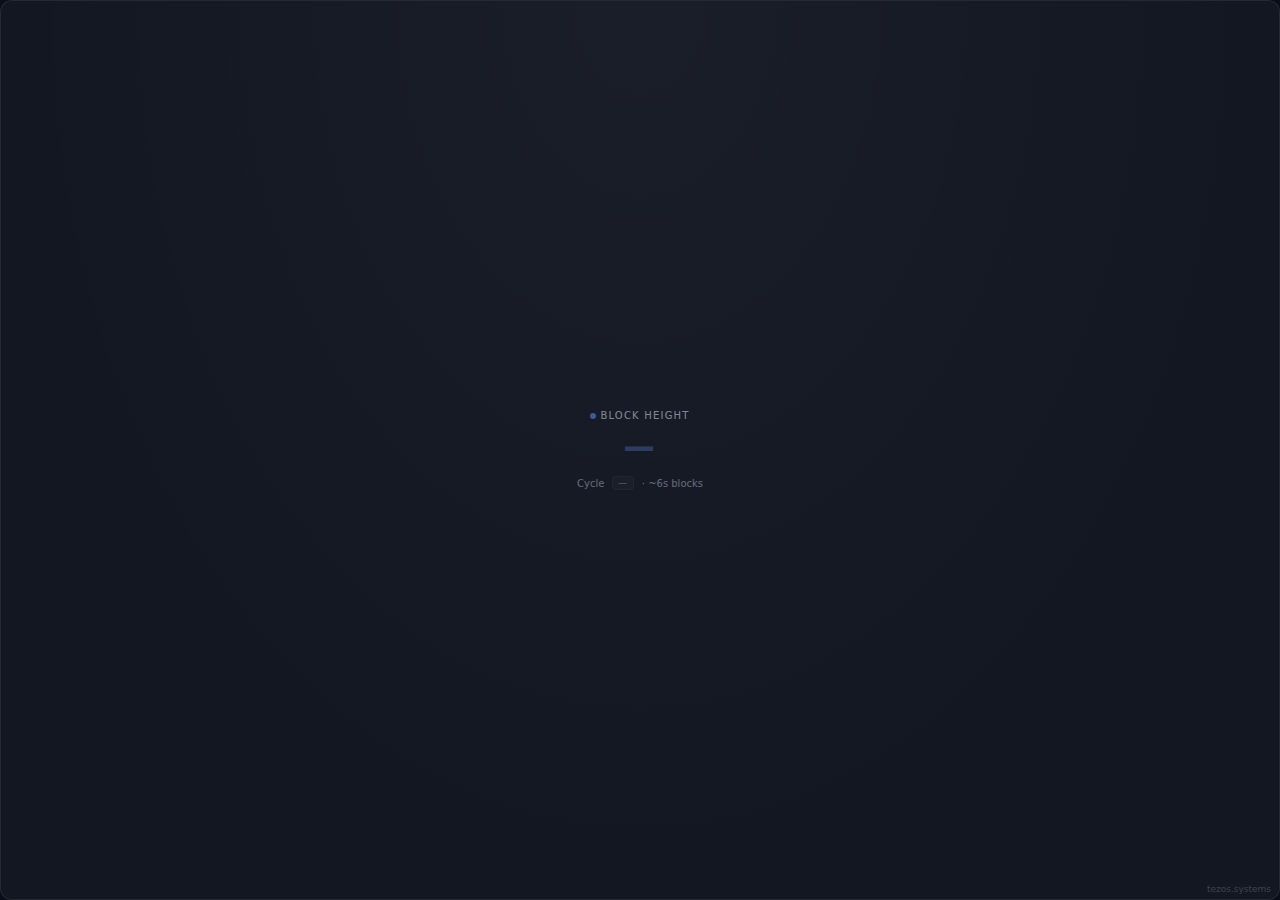
<file: widgets/block-height.html>
<!DOCTYPE html>
<html lang="en">
<head>
<meta charset="UTF-8">
<meta name="viewport" content="width=device-width, initial-scale=1.0">
<title>Block Height — tezos.systems</title>
<style>
  *{margin:0;padding:0;box-sizing:border-box}
  :root{--bg:#0A0E1A;--accent:#5B8DEF;--text:#D8E0F0;--glass:rgba(255,255,255,0.04);--border:rgba(255,255,255,0.08)}
  html,body{width:100%;height:100%;overflow:hidden}
  body{
    background:var(--bg);color:var(--text);
    font-family:system-ui,-apple-system,sans-serif;
    display:flex;align-items:center;justify-content:center;
    min-height:100vh;transition:background 0.3s,color 0.3s;
  }
  .widget{
    width:100%;height:100%;padding:12px 16px;
    display:flex;flex-direction:column;align-items:center;justify-content:center;
    gap:4px;background:var(--glass);border:1px solid var(--border);
    border-radius:12px;position:relative;overflow:hidden;
  }
  .widget::before{
    content:'';position:absolute;inset:0;
    background:radial-gradient(ellipse at 50% 0%,rgba(255,255,255,0.03) 0%,transparent 70%);
    pointer-events:none;
  }
  .label{font-size:10px;letter-spacing:0.12em;text-transform:uppercase;opacity:0.55;font-weight:500}
  .value{
    font-family:'Courier New',monospace;
    font-size:clamp(22px,7vw,46px);
    font-weight:700;color:var(--accent);line-height:1;
    letter-spacing:0.04em;position:relative;
  }
  .value.loading{opacity:0.3;animation:pulse 1.4s ease-in-out infinite}
  .tick-wrap{display:flex;gap:1px;align-items:flex-end;justify-content:center}
  .digit-col{display:flex;flex-direction:column;overflow:hidden;height:1.2em;position:relative}
  .digit-inner{transition:transform 0.35s cubic-bezier(0.4,0,0.2,1)}
  .sub{
    font-size:10px;opacity:0.4;margin-top:1px;
    display:flex;gap:8px;align-items:center;
  }
  .badge{
    background:rgba(255,255,255,0.06);border:1px solid rgba(255,255,255,0.08);
    border-radius:4px;padding:1px 5px;font-size:9px;letter-spacing:0.05em;
  }
  .footer{position:absolute;bottom:5px;right:8px;font-size:9px;opacity:0.2;text-decoration:none;color:inherit;transition:opacity 0.2s}
  .footer:hover{opacity:0.5}
  .dot{display:inline-block;width:6px;height:6px;border-radius:50%;background:var(--accent);margin-right:4px;vertical-align:middle;animation:blink 2s ease-in-out infinite}
  @keyframes pulse{0%,100%{opacity:0.3}50%{opacity:0.6}}
  @keyframes blink{0%,100%{opacity:1}50%{opacity:0.3}}
  @keyframes flash{0%{color:var(--accent);opacity:1}50%{color:#fff;opacity:0.9}100%{color:var(--accent);opacity:1}}
  .flash{animation:flash 0.4s ease-out}
</style>
</head>
<body>
<div class="widget">
  <div class="label"><span class="dot"></span>Block Height</div>
  <div class="value loading" id="val">—</div>
  <div class="sub">Cycle <span id="cycle" class="badge">—</span> · ~6s blocks</div>
  <a class="footer" href="https://tezos.systems" target="_blank" rel="noopener">tezos.systems</a>
</div>
<script>
(function(){
  const THEMES={
    matrix:{bg:'#0a0f0a',accent:'#00ff00',text:'#00ff41'},
    default:{bg:'#0A0E1A',accent:'#5B8DEF',text:'#D8E0F0'},
    void:{bg:'#06060C',accent:'#8B5CF6',text:'#D8D0FF'},
    ember:{bg:'#0D0806',accent:'#FF9F43',text:'#FFE8D6'},
    signal:{bg:'#060A08',accent:'#00E4A0',text:'#C8F0E0'},
    nerv:{bg:'#000000',accent:'#FF9830',text:'#F0D8B0'},
    clean:{bg:'#F8F9FC',accent:'#2563EB',text:'#1A1D26'},
    dark:{bg:'#161616',accent:'#D0D0D0',text:'#F0F0F0'},
    bubblegum:{bg:'#1F0E18',accent:'#FF69B4',text:'#F5E0EE'},
    abyss:{bg:'#020A1E',accent:'#00E5FF',text:'#A8D8FF'},
    moss:{bg:'#040C02',accent:'#50E850',text:'#D0E8B8'},
    warzone:{bg:'#080A02',accent:'#FFC000',text:'#E0D8A0'},
    light:{bg:'#F8F9FC',accent:'#2563EB',text:'#1A1D26'},
    transparent:{bg:'transparent',accent:'#ffffff',text:'#ffffff'}
  };
  THEMES['dark-theme']=THEMES.dark;

  const p=new URLSearchParams(location.search);
  const tn=p.get('theme')||'default';
  const accent=p.get('accent');
  const refresh=parseInt(p.get('refresh')||'60',10)*1000;
  const t=THEMES[tn]||THEMES.default;
  const r=document.documentElement;
  r.style.setProperty('--bg',t.bg);
  r.style.setProperty('--accent',accent?'#'+accent.replace('#',''):t.accent);
  r.style.setProperty('--text',t.text);

  const valEl=document.getElementById('val');
  const cycleEl=document.getElementById('cycle');
  let lastVal=null;

  async function fetchData(){
    try{
      const res=await fetch('https://api.tzkt.io/v1/head');
      const d=await res.json();
      if(d.level){
        const formatted=d.level.toLocaleString();
        if(lastVal!==null&&d.level!==lastVal){
          valEl.classList.add('flash');
          setTimeout(()=>valEl.classList.remove('flash'),400);
        }
        valEl.textContent=formatted;
        valEl.classList.remove('loading');
        cycleEl.textContent=d.cycle||'—';
        lastVal=d.level;
      }
    }catch(e){valEl.textContent='—'}
  }

  fetchData();
  setInterval(fetchData,refresh);
})();
</script>
</body>
</html>
</file>
<file: css/landing.css>
/* Landing page styles — lightweight, SEO-friendly */
:root {
    --bg: #0a0a14;
    --text: #e8e8f0;
    --text-dim: rgba(232, 232, 240, 0.6);
    --accent: #00d4ff;
    --accent-dim: rgba(0, 212, 255, 0.15);
    --card-bg: rgba(255, 255, 255, 0.03);
    --border: rgba(255, 255, 255, 0.08);
    --green: #10b981;
    --warning: #f59e0b;
}

* { margin: 0; padding: 0; box-sizing: border-box; }

body {
    background: var(--bg);
    color: var(--text);
    font-family: -apple-system, BlinkMacSystemFont, 'Segoe UI', Roboto, sans-serif;
    line-height: 1.7;
    min-height: 100vh;
}

/* Nav */
.landing-nav {
    display: flex;
    align-items: center;
    justify-content: space-between;
    padding: 16px 24px;
    border-bottom: 1px solid var(--border);
    background: rgba(10, 10, 20, 0.95);
    backdrop-filter: blur(12px);
    position: sticky;
    top: 0;
    z-index: 100;
}

.landing-nav-logo {
    font-family: 'Orbitron', monospace;
    font-weight: 700;
    font-size: 1rem;
    color: var(--accent);
    text-decoration: none;
    letter-spacing: 2px;
}

.landing-nav-links {
    display: flex;
    gap: 24px;
    list-style: none;
}

.landing-nav-links a {
    color: var(--text-dim);
    text-decoration: none;
    font-size: 0.85rem;
    transition: color 0.2s;
}

.landing-nav-links a:hover,
.landing-nav-links a.active {
    color: var(--accent);
}

/* Hero */
.landing-hero {
    text-align: center;
    padding: 80px 24px 48px;
    max-width: 800px;
    margin: 0 auto;
}

.landing-hero h1 {
    font-family: 'Orbitron', monospace;
    font-size: clamp(1.8rem, 4vw, 2.8rem);
    font-weight: 800;
    color: var(--accent);
    letter-spacing: 2px;
    text-shadow: 0 0 40px rgba(0, 212, 255, 0.2);
    margin-bottom: 16px;
    line-height: 1.2;
}

.landing-hero .subtitle {
    font-size: 1.1rem;
    color: var(--text-dim);
    max-width: 600px;
    margin: 0 auto;
}

/* Live stat badges in hero */
.live-stats-row {
    display: flex;
    justify-content: center;
    gap: 32px;
    margin-top: 32px;
    flex-wrap: wrap;
}

.live-stat {
    text-align: center;
}

.live-stat-value {
    font-family: 'Orbitron', monospace;
    font-size: 1.6rem;
    font-weight: 700;
    color: var(--accent);
    display: block;
}

.live-stat-label {
    font-size: 0.75rem;
    color: var(--text-dim);
    text-transform: uppercase;
    letter-spacing: 1px;
    margin-top: 4px;
}

/* Content sections */
.landing-content {
    max-width: 800px;
    margin: 0 auto;
    padding: 0 24px 80px;
}

.landing-section {
    margin-bottom: 56px;
}

.landing-section h2 {
    font-family: 'Orbitron', monospace;
    font-size: 1.2rem;
    color: var(--accent);
    letter-spacing: 1px;
    margin-bottom: 16px;
    padding-bottom: 8px;
    border-bottom: 1px solid var(--border);
}

.landing-section p {
    color: var(--text);
    font-size: 0.95rem;
    margin-bottom: 12px;
}

.landing-section ul {
    list-style: none;
    padding: 0;
}

.landing-section li {
    padding: 8px 0;
    padding-left: 20px;
    position: relative;
    color: var(--text);
    font-size: 0.95rem;
}

.landing-section li::before {
    content: '→';
    position: absolute;
    left: 0;
    color: var(--accent);
}

/* Cards grid */
.landing-cards {
    display: grid;
    grid-template-columns: repeat(auto-fit, minmax(220px, 1fr));
    gap: 16px;
    margin: 24px 0;
}

.landing-card {
    background: var(--card-bg);
    border: 1px solid var(--border);
    border-radius: 12px;
    padding: 20px;
    transition: border-color 0.2s;
}

.landing-card:hover {
    border-color: rgba(0, 212, 255, 0.2);
}

.landing-card h3 {
    font-size: 0.85rem;
    color: var(--text-dim);
    margin-bottom: 8px;
    text-transform: uppercase;
    letter-spacing: 0.5px;
}

.landing-card .value {
    font-family: 'Orbitron', monospace;
    font-size: 1.3rem;
    font-weight: 700;
    color: var(--text);
}

/* Tables */
.landing-table {
    width: 100%;
    border-collapse: collapse;
    font-size: 0.85rem;
    margin: 16px 0;
}

.landing-table th {
    text-align: left;
    padding: 10px 12px;
    font-size: 0.72rem;
    text-transform: uppercase;
    letter-spacing: 0.5px;
    color: var(--text-dim);
    border-bottom: 1px solid var(--border);
}

.landing-table td {
    padding: 8px 12px;
    border-bottom: 1px solid rgba(255,255,255,0.04);
    color: var(--text);
}

.landing-table a {
    color: var(--accent);
    text-decoration: none;
}

.landing-table a:hover {
    text-decoration: underline;
}

.landing-table tbody tr:hover {
    background: rgba(255,255,255,0.02);
}

/* CTAs */
.landing-cta {
    margin-top: 16px;
    text-align: center;
}

.landing-cta a {
    color: var(--accent);
    text-decoration: none;
    font-weight: 600;
    font-size: 0.9rem;
}

.landing-cta a:hover {
    text-decoration: underline;
}

.landing-btn {
    display: inline-block;
    padding: 12px 32px;
    background: var(--accent-dim);
    border: 1px solid rgba(0, 212, 255, 0.3);
    border-radius: 8px;
    color: var(--accent);
    text-decoration: none;
    font-family: 'Orbitron', monospace;
    font-size: 0.85rem;
    font-weight: 600;
    letter-spacing: 1px;
    transition: all 0.2s;
}

.landing-btn:hover {
    background: rgba(0, 212, 255, 0.25);
    box-shadow: 0 0 20px rgba(0, 212, 255, 0.15);
}

/* Live data shimmer before load */
[data-live] {
    transition: opacity 0.3s;
}

[data-live].live-loaded {
    animation: live-flash 0.4s ease;
}

@keyframes live-flash {
    0% { color: var(--accent); }
    100% { color: inherit; }
}

/* Footer */
.landing-footer {
    text-align: center;
    padding: 32px 24px;
    border-top: 1px solid var(--border);
    color: var(--text-dim);
    font-size: 0.75rem;
}

.landing-footer a {
    color: var(--accent);
    text-decoration: none;
}

/* Responsive */
@media (max-width: 640px) {
    .landing-hero { padding: 48px 16px 32px; }
    .landing-content { padding: 0 16px 48px; }
    .live-stats-row { gap: 16px; }
    .live-stat-value { font-size: 1.2rem; }
    .landing-nav-links { gap: 12px; }
    .landing-nav-links a { font-size: 0.75rem; }
}
</file>
